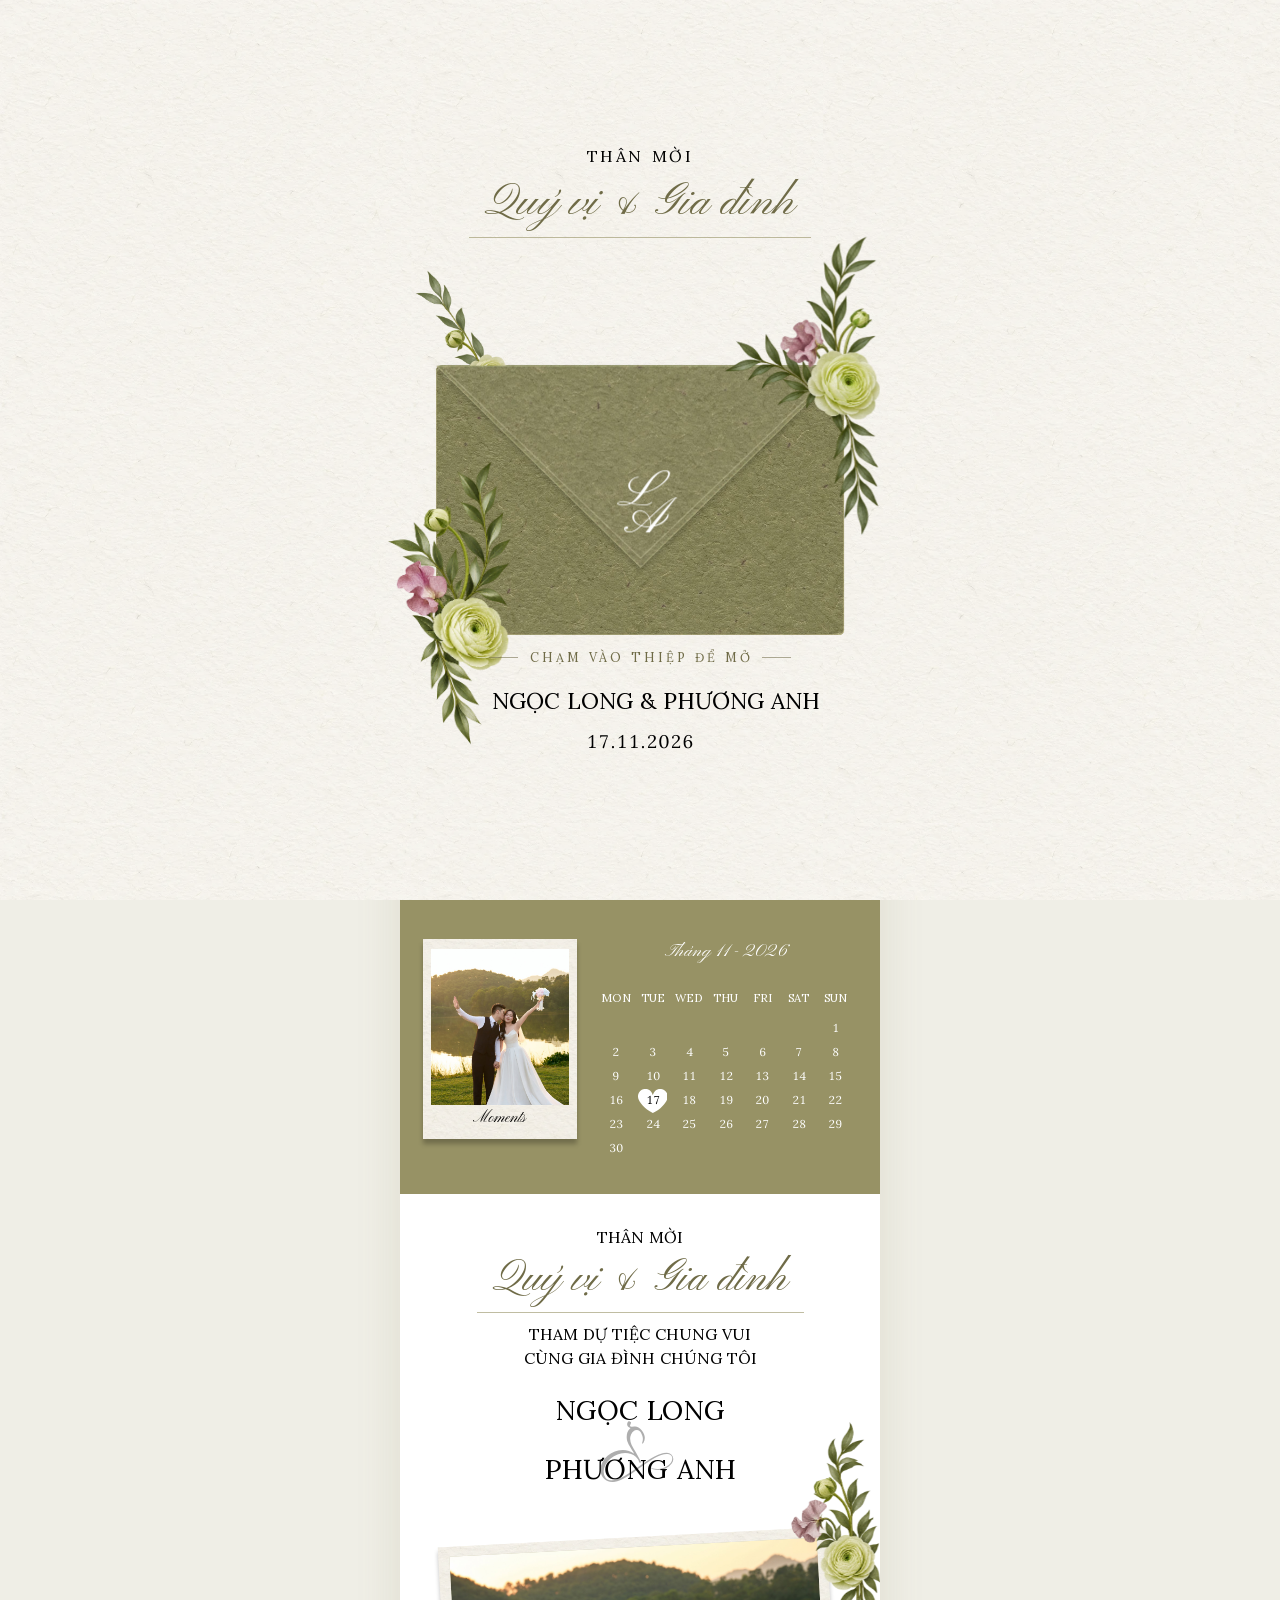
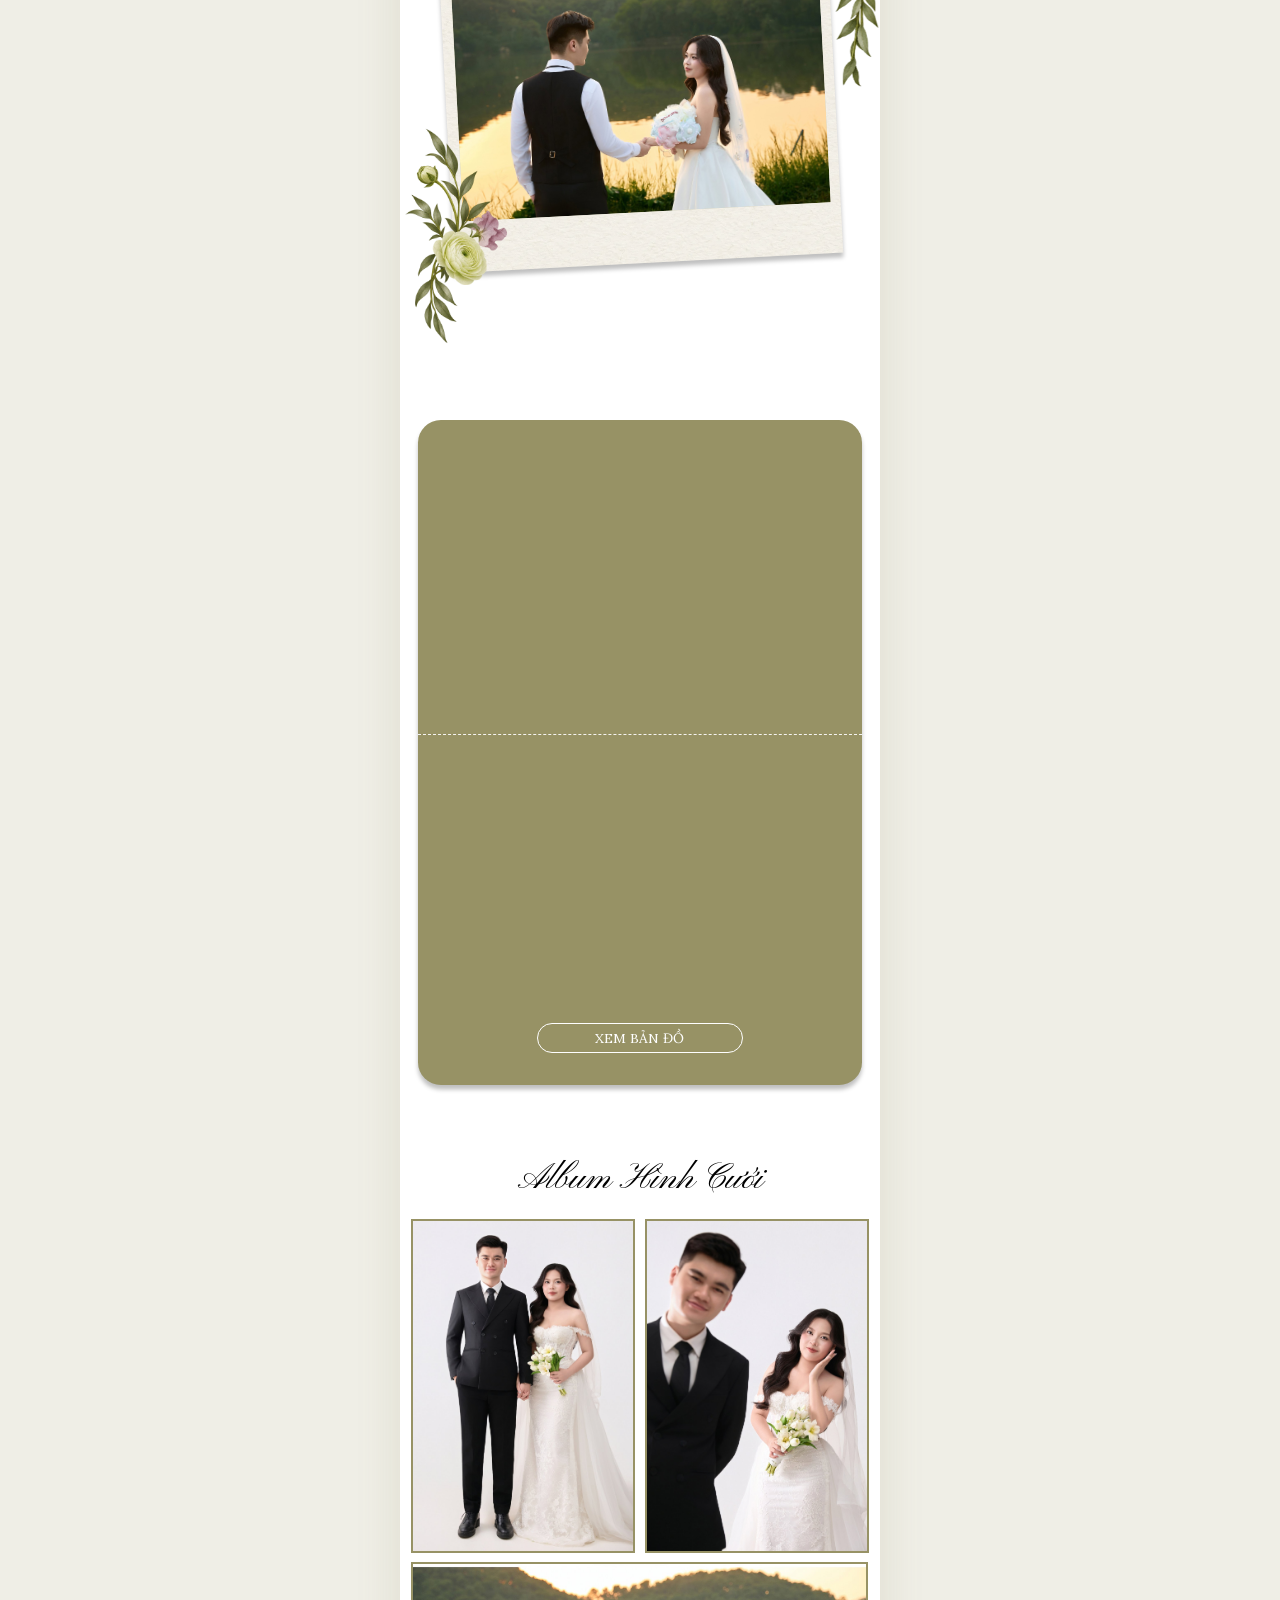
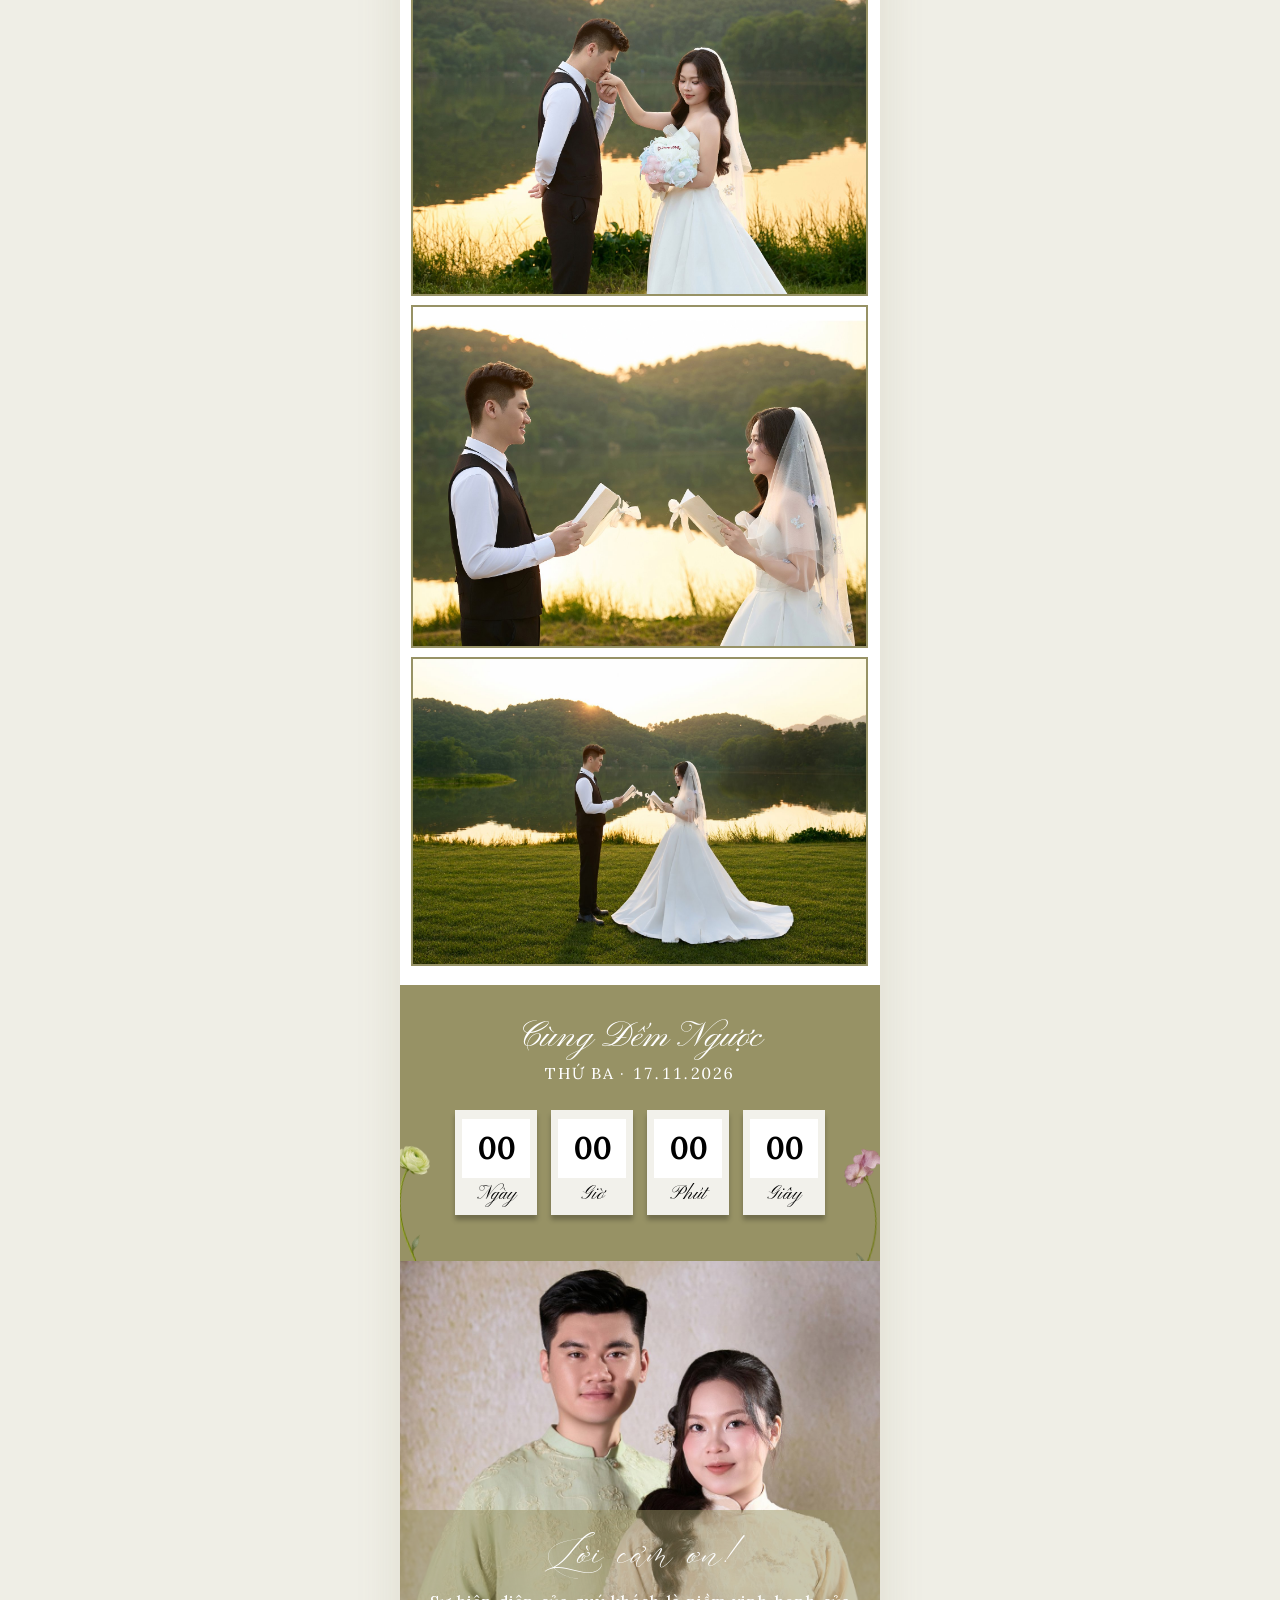
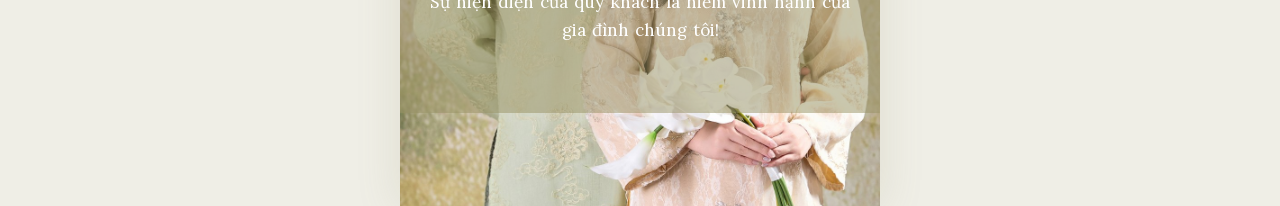
<file: index.html>
<!doctype html>
<html lang="vi">
<head>
  <meta charset="utf-8">
  <meta name="viewport" content="width=device-width, initial-scale=1, viewport-fit=cover">
  <title>Ngọc Long &amp; Phương Anh — Thiệp cưới</title>
  <meta name="description" content="Trân trọng kính mời bạn đến dự lễ cưới của Ngọc Long &amp; Phương Anh">
  <!-- Thẻ xem trước khi gửi link (Zalo, Messenger, Facebook). Trang quản trị viết lại các thẻ này mỗi lần lưu.
       functions/index.js đặt og:url đúng link khách nhận, thêm tên khách (?to=) vào tiêu đề, link ?nha=gai thì dùng giá trị data-gai. -->
  <meta property="og:type" content="website">
  <meta property="og:locale" content="vi_VN">
  <meta property="og:site_name" content="Thiệp cưới Ngọc Long &amp; Phương Anh">
  <meta property="og:url" content="https://longxphuonganh-wedding.site/">
  <meta property="og:title" content="Ngọc Long &amp; Phương Anh — Thiệp cưới" data-gai="Phương Anh &amp; Ngọc Long — Thiệp cưới">
  <meta property="og:description" content="Tiệc cưới 16:30 Thứ Ba 17.11.2026 · Nhà Văn Hóa Yên Phú" data-gai="Tiệc cưới 16:30 Thứ Hai 16.11.2026 · Nhà Văn Hóa Tân Trại">
  <meta property="og:image" content="https://longxphuonganh-wedding.site/images/og-mw0gqk8zm25l8.jpg" data-gai="https://longxphuonganh-wedding.site/images/og-mw0gqk8zm25l8.jpg">
  <meta property="og:image:type" content="image/jpeg">
  <meta property="og:image:width" content="1200">
  <meta property="og:image:height" content="630">
  <meta property="og:image:alt" content="Thiệp cưới Ngọc Long &amp; Phương Anh">
  <meta name="twitter:card" content="summary_large_image">
  <meta name="theme-color" content="#979265">
  <link rel="icon" href="data:image/svg+xml,%3Csvg xmlns=%27http://www.w3.org/2000/svg%27 viewBox=%270 0 24 24%27%3E%3Cpath fill=%27%23979265%27 d=%27M12 21.35l-1.45-1.32C5.4 15.36 2 12.28 2 8.5 2 5.42 4.42 3 7.5 3c1.74 0 3.41.81 4.5 2.09C13.09 3.81 14.76 3 16.5 3 19.58 3 22 5.42 22 8.5c0 3.78-3.4 6.86-8.55 11.54L12 21.35z%27/%3E%3C/svg%3E">
  <link rel="preload" href="o-liu/fonts/lora-vi.woff2" as="font" type="font/woff2" crossorigin>
  <link rel="preload" href="o-liu/fonts/pinyon-vi.woff2" as="font" type="font/woff2" crossorigin>
  <link rel="preload" href="o-liu/img/envelope-front.webp" as="image">
  <link rel="stylesheet" href="o-liu/oliu.css">
</head>
<body class="antialiased">
  <!-- Thiệp theo mẫu "Ô Liu": o-liu/oliu.js dựng toàn bộ trang từ content.js (sửa ở trang quản trị).
       Link: mặc định thiệp nhà trai · ?nha=gai thiệp nhà gái · ?nha=chung cả hai bên · ?to=Tên khách -->
  <canvas class="hearts" aria-hidden="true"></canvas>
  <div class="outer"><div id="app"></div></div>
  <audio id="bgm" loop preload="none"></audio>
  <noscript><p style="padding:24px;text-align:center;font-family:serif">Vui lòng bật JavaScript để xem thiệp cưới.</p></noscript>
  <script src="content.js"></script>
  <script src="js/music.js"></script>
  <script src="o-liu/oliu.js"></script>
</body>
</html>
</file>
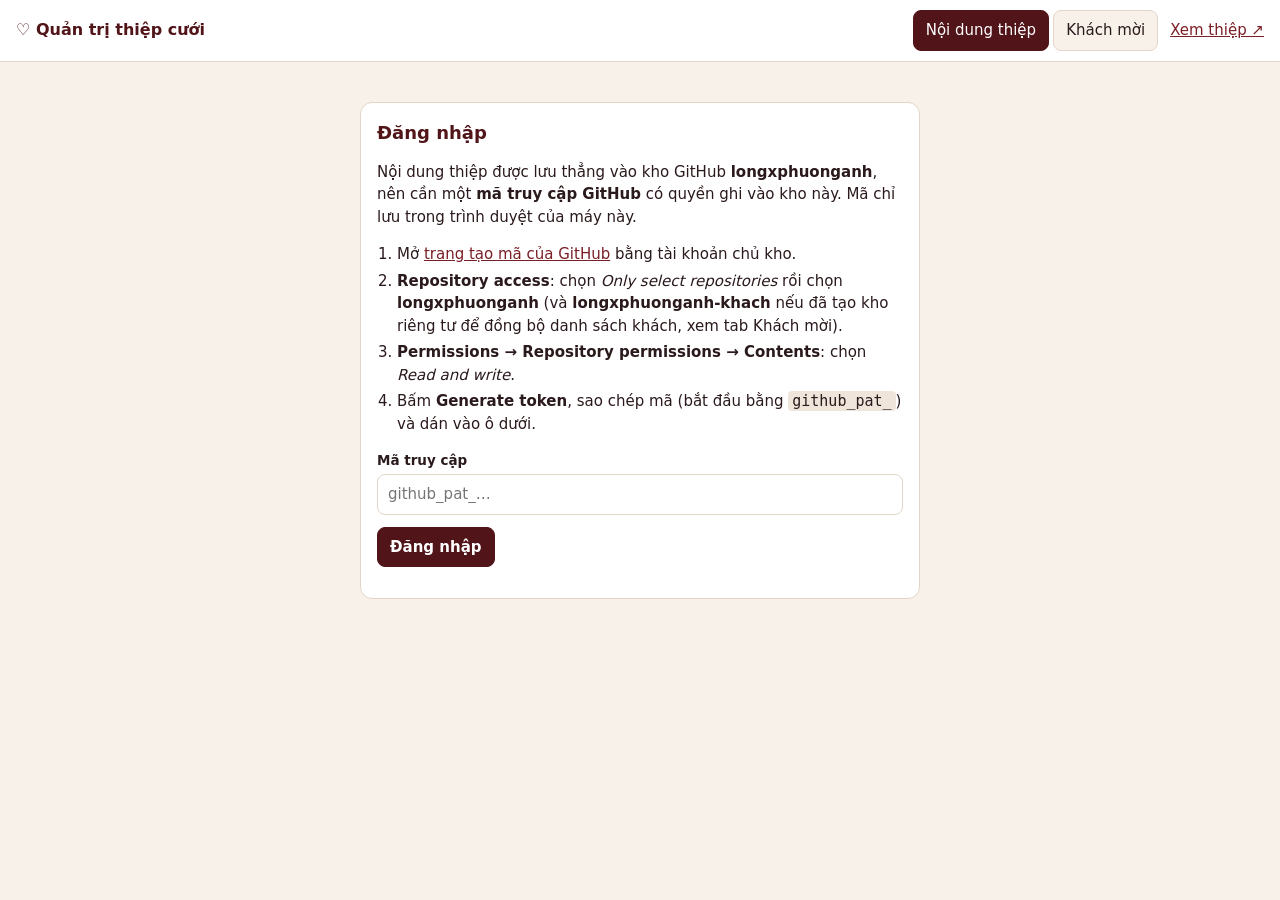
<file: admin/index.html>
<!doctype html>
<html lang="vi">
<head>
  <meta charset="utf-8">
  <meta name="viewport" content="width=device-width, initial-scale=1">
  <meta name="robots" content="noindex, nofollow">
  <title>Quản trị thiệp cưới</title>
  <link rel="icon" href="data:image/svg+xml,%3Csvg xmlns=%27http://www.w3.org/2000/svg%27 viewBox=%270 0 24 24%27%3E%3Cpath fill=%27%23511419%27 d=%27M12 21.35l-1.45-1.32C5.4 15.36 2 12.28 2 8.5 2 5.42 4.42 3 7.5 3c1.74 0 3.41.81 4.5 2.09C13.09 3.81 14.76 3 16.5 3 19.58 3 22 5.42 22 8.5c0 3.78-3.4 6.86-8.55 11.54L12 21.35z%27/%3E%3C/svg%3E">
  <link rel="stylesheet" href="admin.css">
</head>
<body>
  <header class="top">
    <h1>♡ Quản trị thiệp cưới</h1>
    <nav class="tabs" role="tablist">
      <button type="button" role="tab" data-tab="content" aria-selected="true">Nội dung thiệp</button>
      <button type="button" role="tab" data-tab="guests" aria-selected="false">Khách mời</button>
    </nav>
    <a id="site-link" target="_blank" rel="noopener">Xem thiệp ↗</a>
    <button type="button" id="logout" class="link" hidden>Đăng xuất</button>
  </header>

  <section class="tab" id="tab-content">
    <form id="login" class="card login" hidden>
      <h2>Đăng nhập</h2>
      <p>Nội dung thiệp được lưu thẳng vào kho GitHub <b>longxphuonganh</b>, nên cần một <b>mã truy cập GitHub</b> có quyền ghi vào kho này. Mã chỉ lưu trong trình duyệt của máy này.</p>
      <ol>
        <li>Mở <a href="https://github.com/settings/personal-access-tokens/new?name=Quan+tri+thiep+cuoi&amp;description=Sua+noi+dung+thiep+longxphuonganh&amp;target_name=huy-buidoanquang&amp;expires_in=90&amp;contents=write" target="_blank" rel="noopener">trang tạo mã của GitHub</a> bằng tài khoản chủ kho.</li>
        <li><b>Repository access</b>: chọn <i>Only select repositories</i> rồi chọn <b>longxphuonganh</b> (và <b>longxphuonganh-khach</b> nếu đã tạo kho riêng tư để đồng bộ danh sách khách, xem tab Khách mời).</li>
        <li><b>Permissions → Repository permissions → Contents</b>: chọn <i>Read and write</i>.</li>
        <li>Bấm <b>Generate token</b>, sao chép mã (bắt đầu bằng <code>github_pat_</code>) và dán vào ô dưới.</li>
      </ol>
      <label class="f"><span>Mã truy cập</span><input id="token" type="password" autocomplete="off" required placeholder="github_pat_…"></label>
      <button class="primary">Đăng nhập</button>
      <p class="err" id="login-err" role="alert"></p>
    </form>
    <p id="loading" class="note" hidden>Đang tải nội dung…</p>
    <div id="editor" class="editor" hidden>
      <form id="form" class="form" autocomplete="off"></form>
      <aside class="pv" aria-label="Xem trước thiệp">
        <div class="pv-bar">
          <b>Xem trước</b>
          <select id="pv-side" aria-label="Bản thiệp"><option value="trai">Nhà trai</option><option value="gai">Nhà gái</option></select>
          <button type="button" class="link" id="pv-close">Đóng</button>
        </div>
        <iframe id="pv-frame" title="Xem trước thiệp"></iframe>
      </aside>
    </div>
  </section>

  <section class="tab" id="tab-guests" hidden>
    <div class="card">
      <h2>Link chung</h2>
      <p class="note">Gửi vào nhóm chat, hoặc cho khách chưa có trong danh sách. Trên điện thoại, nút Zalo / Messenger mở bảng chia sẻ của máy; trên máy tính, lời mời được copy sẵn và Zalo / Messenger bản web mở ra để dán.</p>
      <div class="linkrow"><span>Nhà trai</span><input readonly id="link-trai" aria-label="Link nhà trai"><button type="button" data-send="zalo" data-of="link-trai">Zalo</button><button type="button" data-send="messenger" data-of="link-trai">Messenger</button><button type="button" data-copy="link-trai">Copy</button></div>
      <div class="linkrow"><span>Nhà gái</span><input readonly id="link-gai" aria-label="Link nhà gái"><button type="button" data-send="zalo" data-of="link-gai">Zalo</button><button type="button" data-send="messenger" data-of="link-gai">Messenger</button><button type="button" data-copy="link-gai">Copy</button></div>
    </div>

    <div class="card">
      <h2>Nhập danh sách khách</h2>
      <p class="note">Chọn file Excel (.xlsx) hoặc CSV, hoặc bôi đen các ô trong Excel / Google Sheets rồi dán vào ô bên dưới. Cột đầu là tên in trên thiệp (VD: <i>Anh Huy</i>, <i>Cô chú Tâm</i>). Có thêm cột <b>Bên</b> (Nhà trai / Nhà gái) và <b>Ghi chú</b> thì trang tự nhận.</p>
      <input type="file" id="g-file" accept=".xlsx,.xls,.csv,.txt" aria-label="File danh sách khách">
      <textarea id="g-paste" rows="4" placeholder="Hoặc dán danh sách vào đây, mỗi dòng một khách" aria-label="Dán danh sách khách"></textarea>
      <div class="row-inline">
        <label>Khách không ghi bên thì thuộc
          <select id="g-side"><option value="trai">Nhà trai</option><option value="gai">Nhà gái</option></select></label>
        <button type="button" class="primary" id="g-import">Thêm vào danh sách</button>
      </div>
      <p id="g-msg" class="note" role="status"></p>
    </div>

    <div class="card">
      <h2>Danh sách khách mời <small id="g-count"></small></h2>
      <form id="g-add" class="row-inline">
        <input name="gname" placeholder="Thêm một khách, VD: Anh Huy" maxlength="60" required aria-label="Tên khách">
        <select name="gside" aria-label="Bên"><option value="trai">Nhà trai</option><option value="gai">Nhà gái</option></select>
        <button>Thêm</button>
      </form>
      <div class="row-inline tools">
        <input type="search" id="g-q" placeholder="Tìm tên…" aria-label="Tìm khách">
        <select id="g-filter" aria-label="Lọc khách"><option value="">Tất cả</option><option value="trai">Nhà trai</option><option value="gai">Nhà gái</option><option value="todo">Chưa gửi</option></select>
        <button type="button" id="g-export">Tải file Excel (CSV)</button>
        <button type="button" class="danger" id="g-clear">Xoá tất cả</button>
      </div>
      <p id="g-sync" class="note" role="status"></p>
      <div id="g-setup" class="setup" hidden>
        <b>Đồng bộ danh sách giữa các máy</b> (làm một lần). Tên khách được lưu trong một kho GitHub riêng tư, chỉ tài khoản của bạn xem được:
        <ol>
          <li><a href="https://github.com/new?name=longxphuonganh-khach&amp;visibility=private&amp;description=Danh+s%C3%A1ch+kh%C3%A1ch+m%E1%BB%9Di+(ri%C3%AAng+t%C6%B0)" target="_blank" rel="noopener">Tạo kho mới</a> tên <b>longxphuonganh-khach</b>, chọn <b>Private</b>, bấm <i>Create repository</i>.</li>
          <li>Mở <a href="https://github.com/settings/personal-access-tokens" target="_blank" rel="noopener">danh sách mã truy cập</a>, bấm vào mã đang dùng → <i>Edit</i> → <b>Repository access</b>: chọn thêm <b>longxphuonganh-khach</b> → <i>Update</i>.</li>
        </ol>
        <button type="button" id="g-retry">Kiểm tra lại</button>
      </div>
      <div id="g-public" class="setup" hidden>
        Kho <b>longxphuonganh-khach</b> đang để công khai nên chưa đồng bộ (ai cũng xem được tên khách). Mở <a href="https://github.com/huy-buidoanquang/longxphuonganh-khach/settings" target="_blank" rel="noopener">cài đặt của kho</a> → <i>Danger Zone</i> → <i>Change visibility</i> → <b>Make private</b>.
        <button type="button" id="g-retry2">Kiểm tra lại</button>
      </div>
      <table class="gtable">
        <thead><tr><th>Khách</th><th>Bên</th><th>Link mời</th><th>Gửi lời mời</th><th></th></tr></thead>
        <tbody id="g-body"></tbody>
      </table>
    </div>
  </section>

  <div class="bar" id="bar" hidden>
    <span id="status" role="status"></span>
    <button type="button" class="ghost" id="pv-open">Xem trước</button>
    <button type="button" class="primary" id="publish" disabled>Lưu &amp; cập nhật thiệp</button>
  </div>
  <div class="toast" id="toast" role="status" hidden></div>
  <datalist id="banks"></datalist>
  <script src="admin.js"></script>
</body>
</html>
</file>
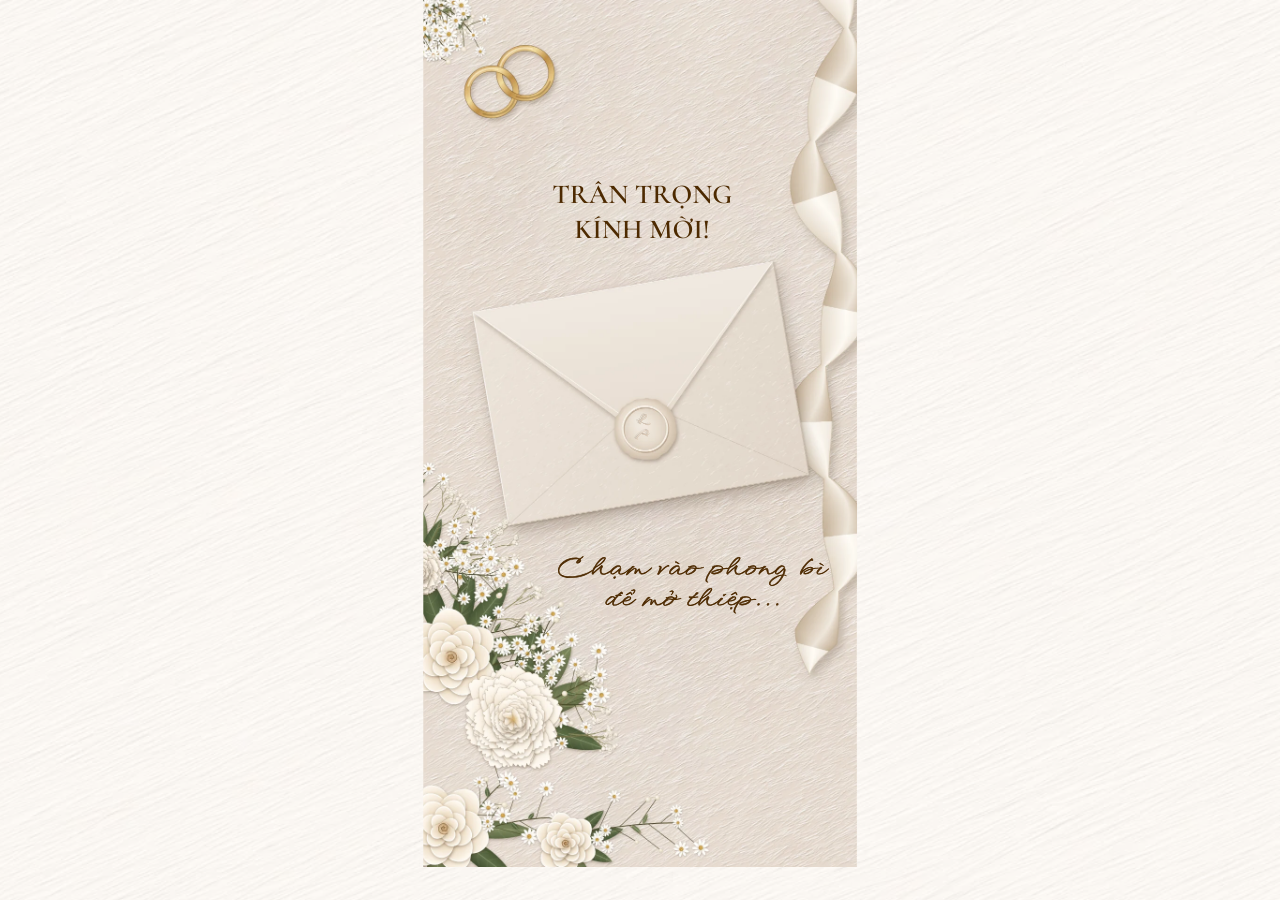
<file: ivory/index.html>
<!doctype html>
<html lang="vi">
<head>
  <meta charset="utf-8">
  <meta name="viewport" content="width=device-width, initial-scale=1">
  <title>Thiệp cưới</title>
  <meta name="description" content="Trân trọng kính mời bạn đến dự lễ cưới của chúng mình.">
  <link rel="icon" href="data:image/svg+xml,%3Csvg xmlns=%27http://www.w3.org/2000/svg%27 viewBox=%270 0 24 24%27%3E%3Cpath fill=%27%23b28a4d%27 d=%27M12 21.35l-1.45-1.32C5.4 15.36 2 12.28 2 8.5 2 5.42 4.42 3 7.5 3c1.74 0 3.41.81 4.5 2.09C13.09 3.81 14.76 3 16.5 3 19.58 3 22 5.42 22 8.5c0 3.78-3.4 6.86-8.55 11.54L12 21.35z%27/%3E%3C/svg%3E">
  <link rel="stylesheet" href="ivory.css">
</head>
<body data-page="p1">
  <main class="page" id="page"></main>
  <script src="../content.js"></script>
  <script src="design.js"></script>
  <script src="ivory.js"></script>
</body>
</html>
</file>
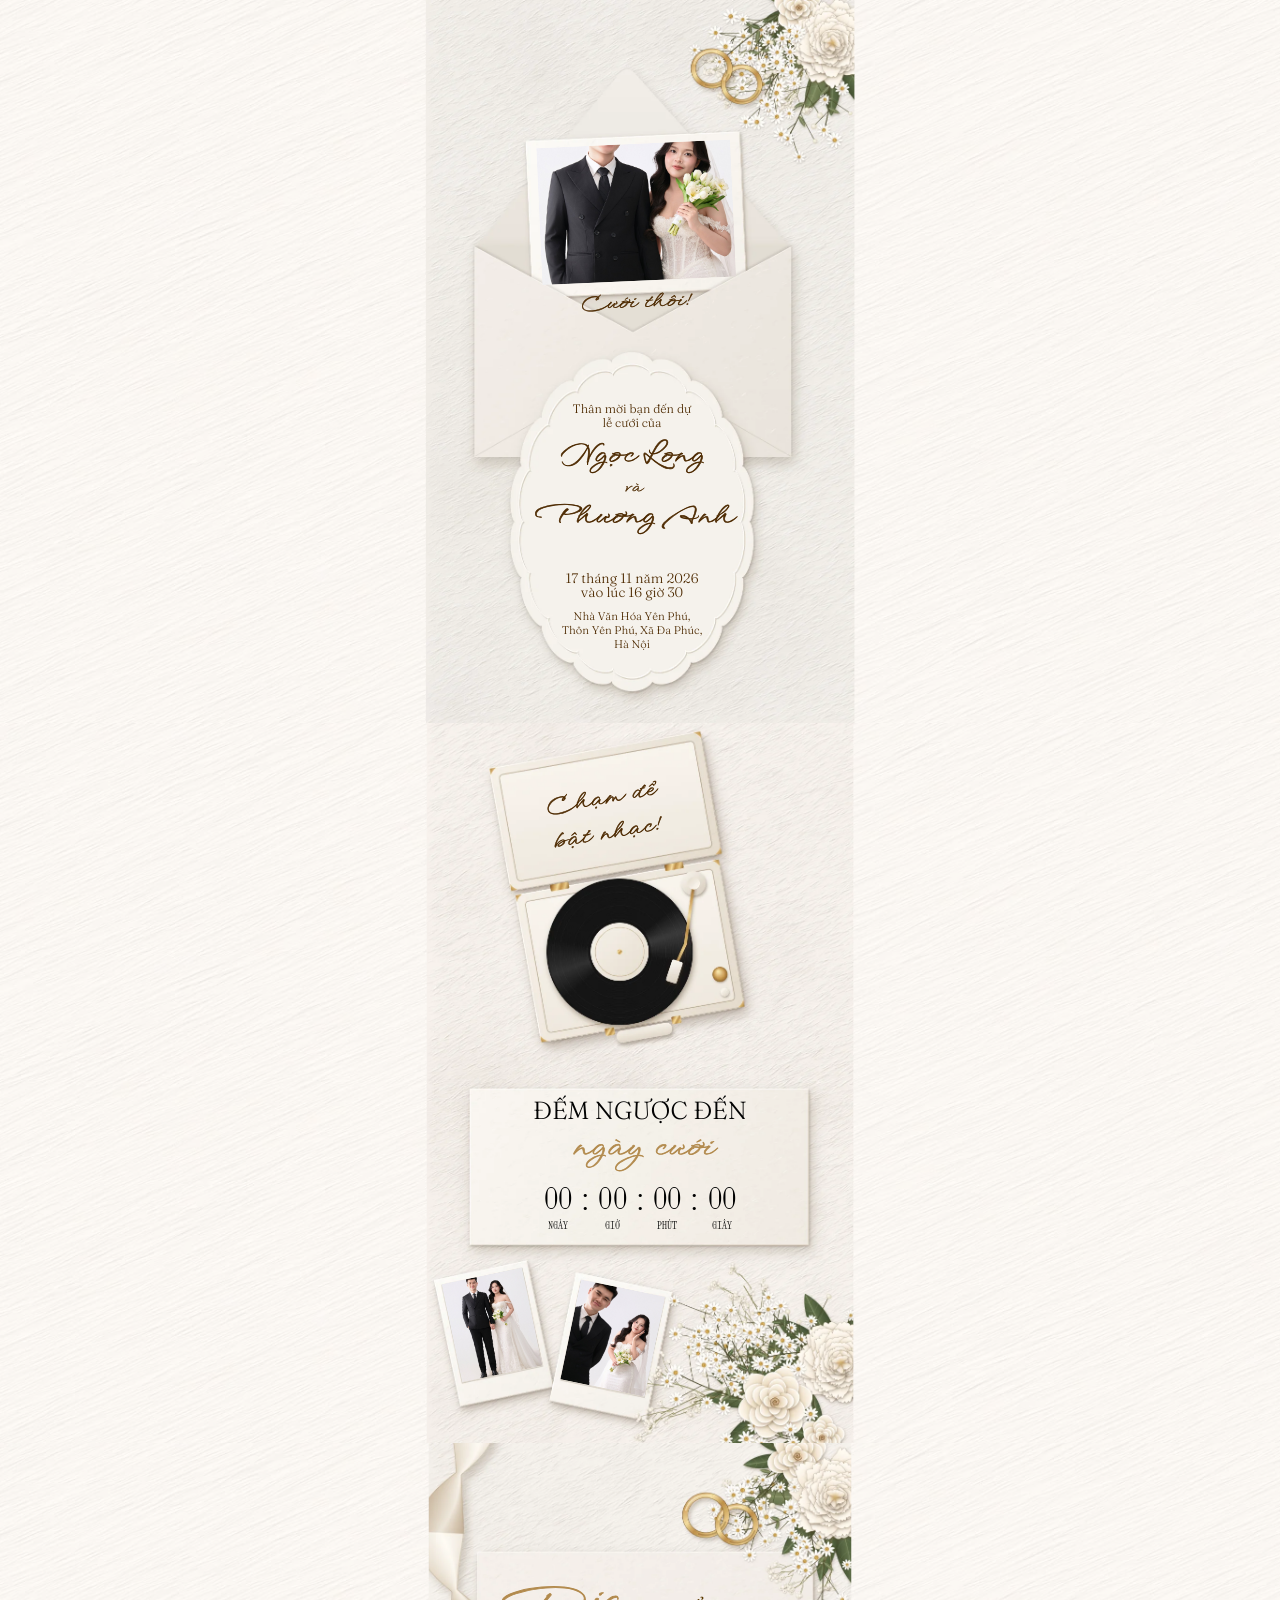
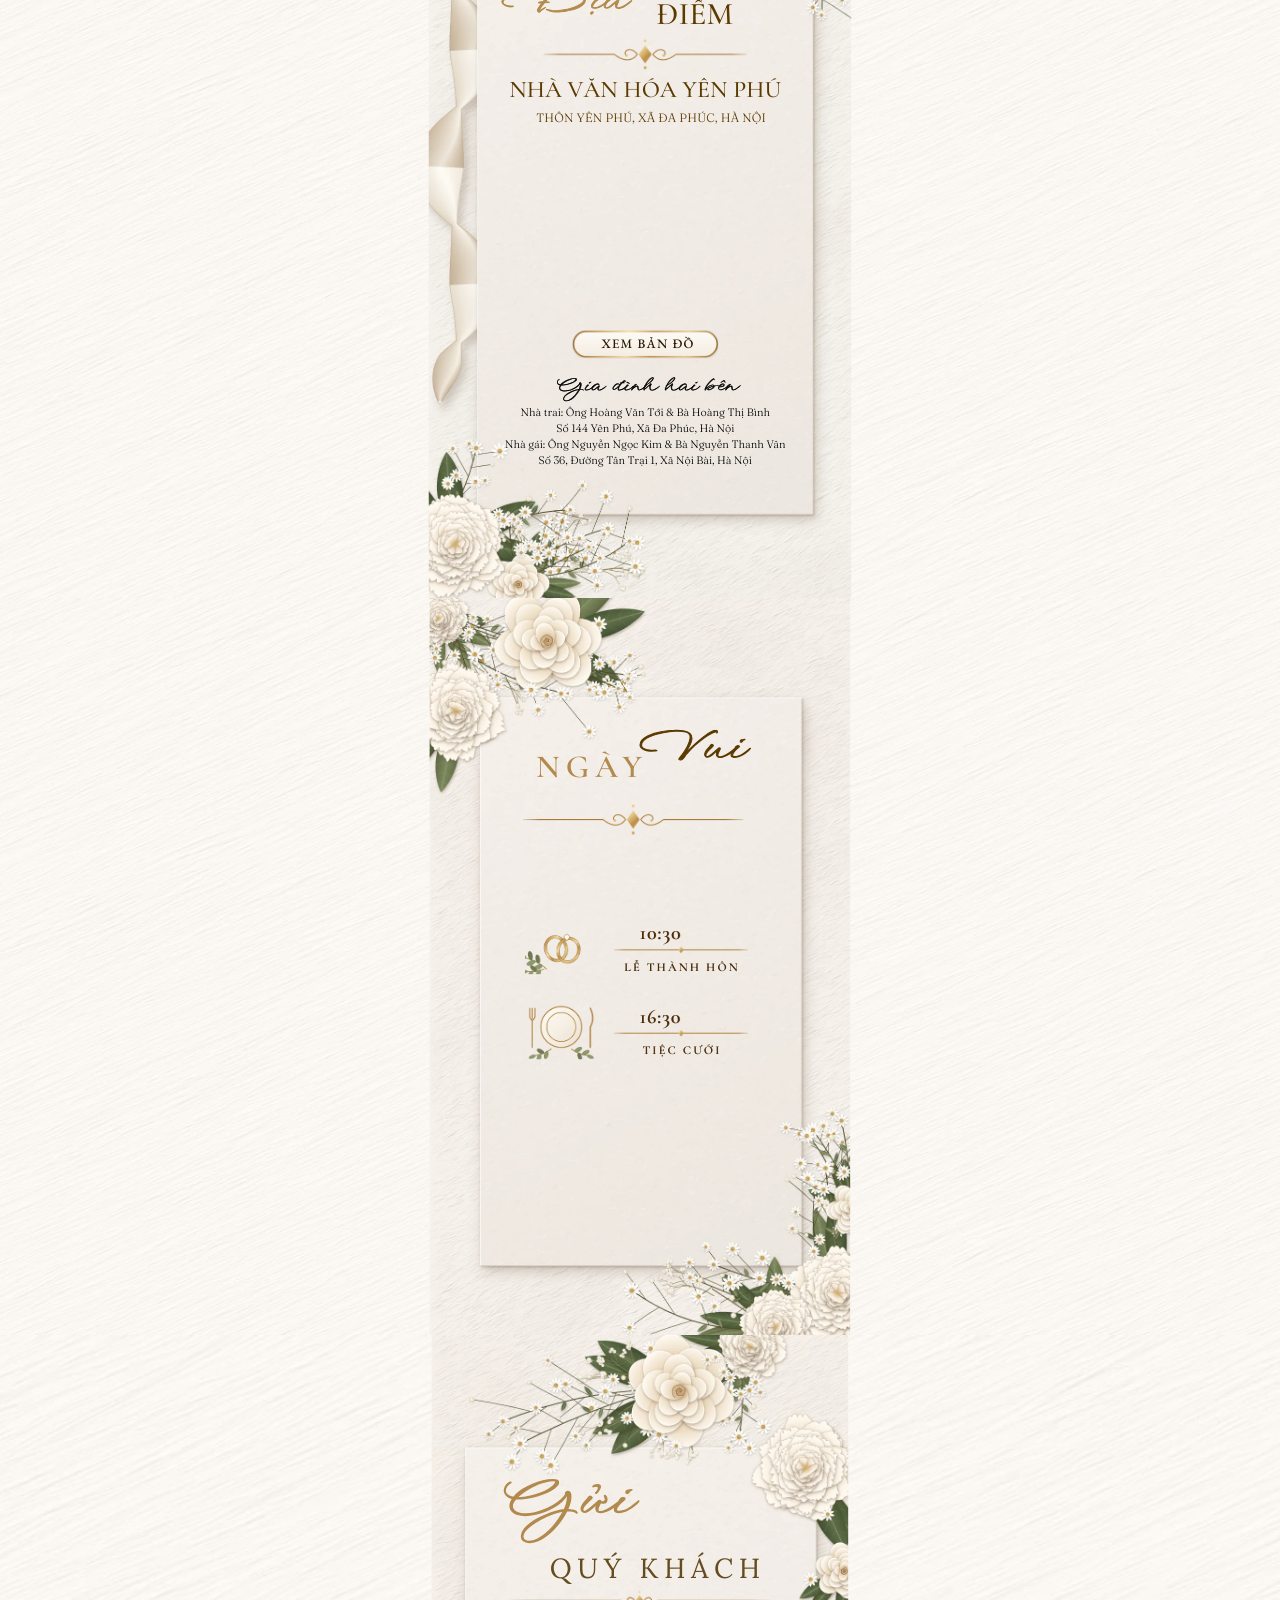
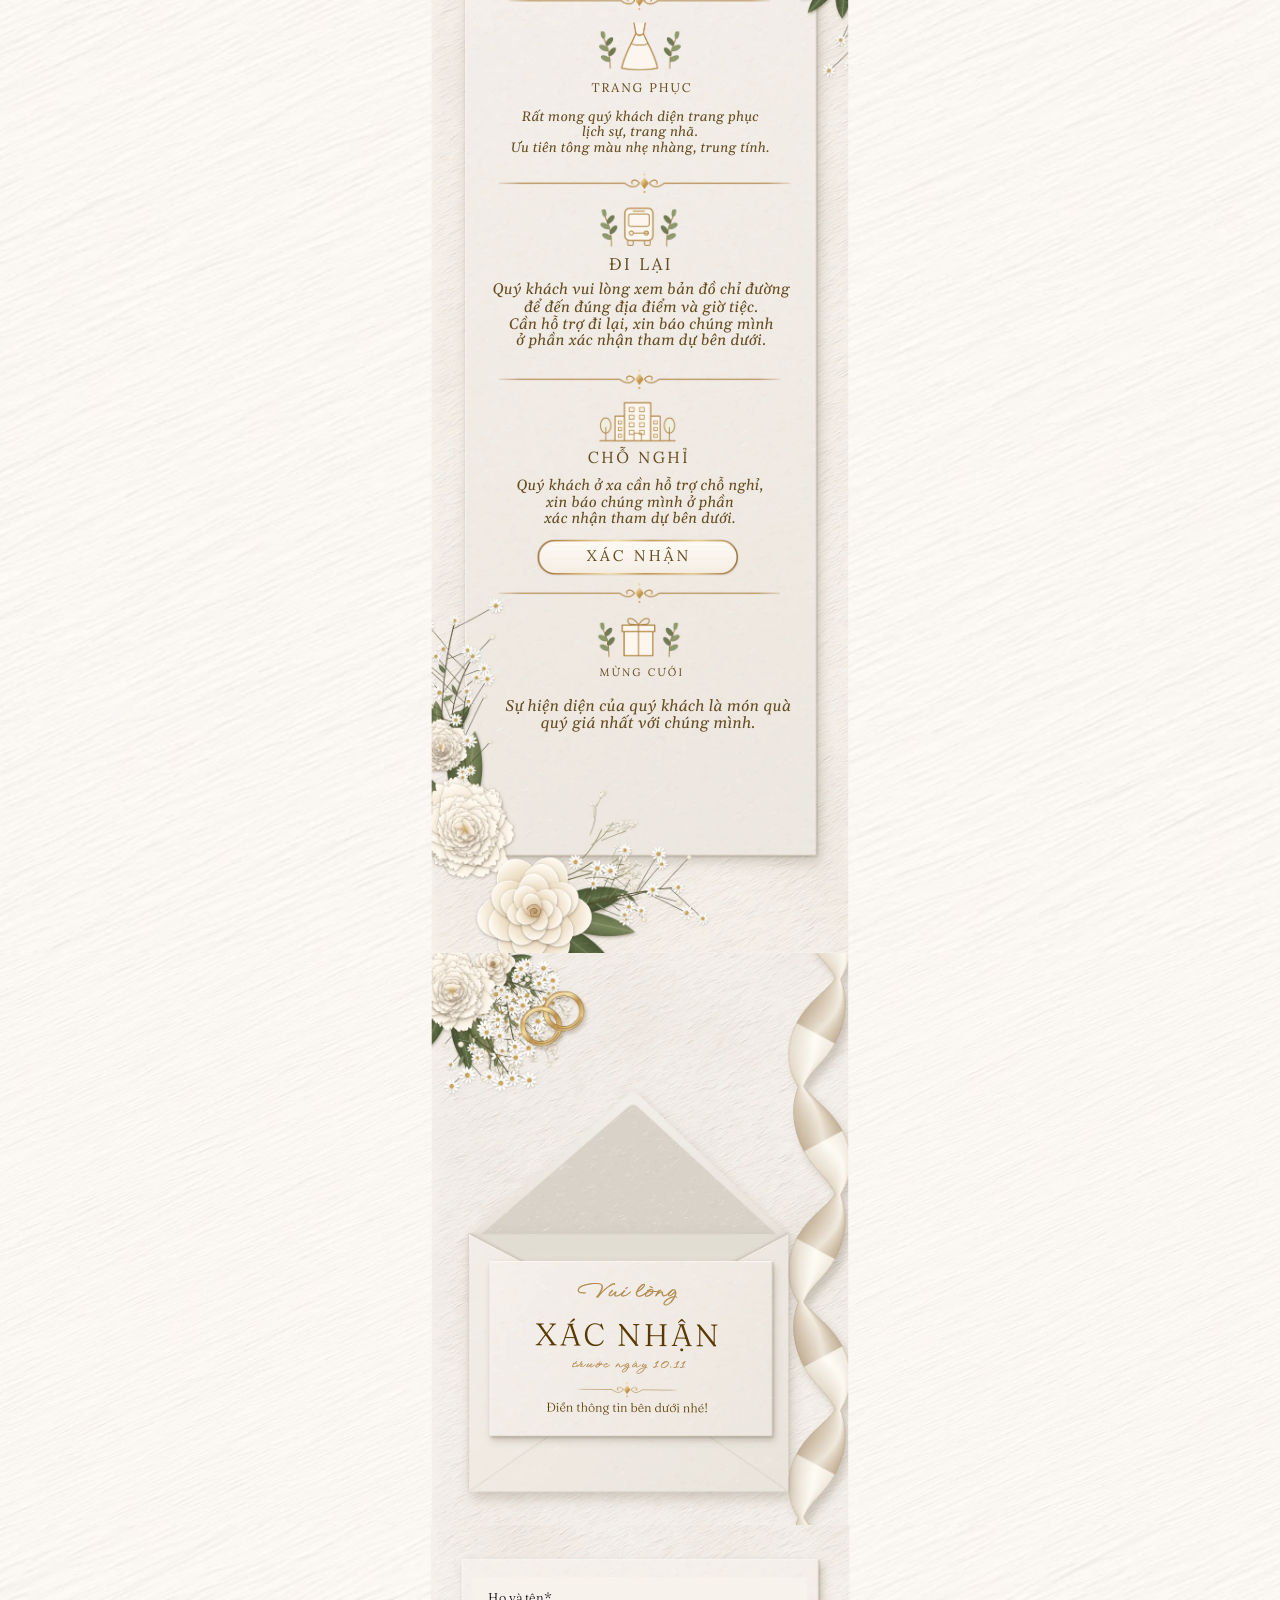
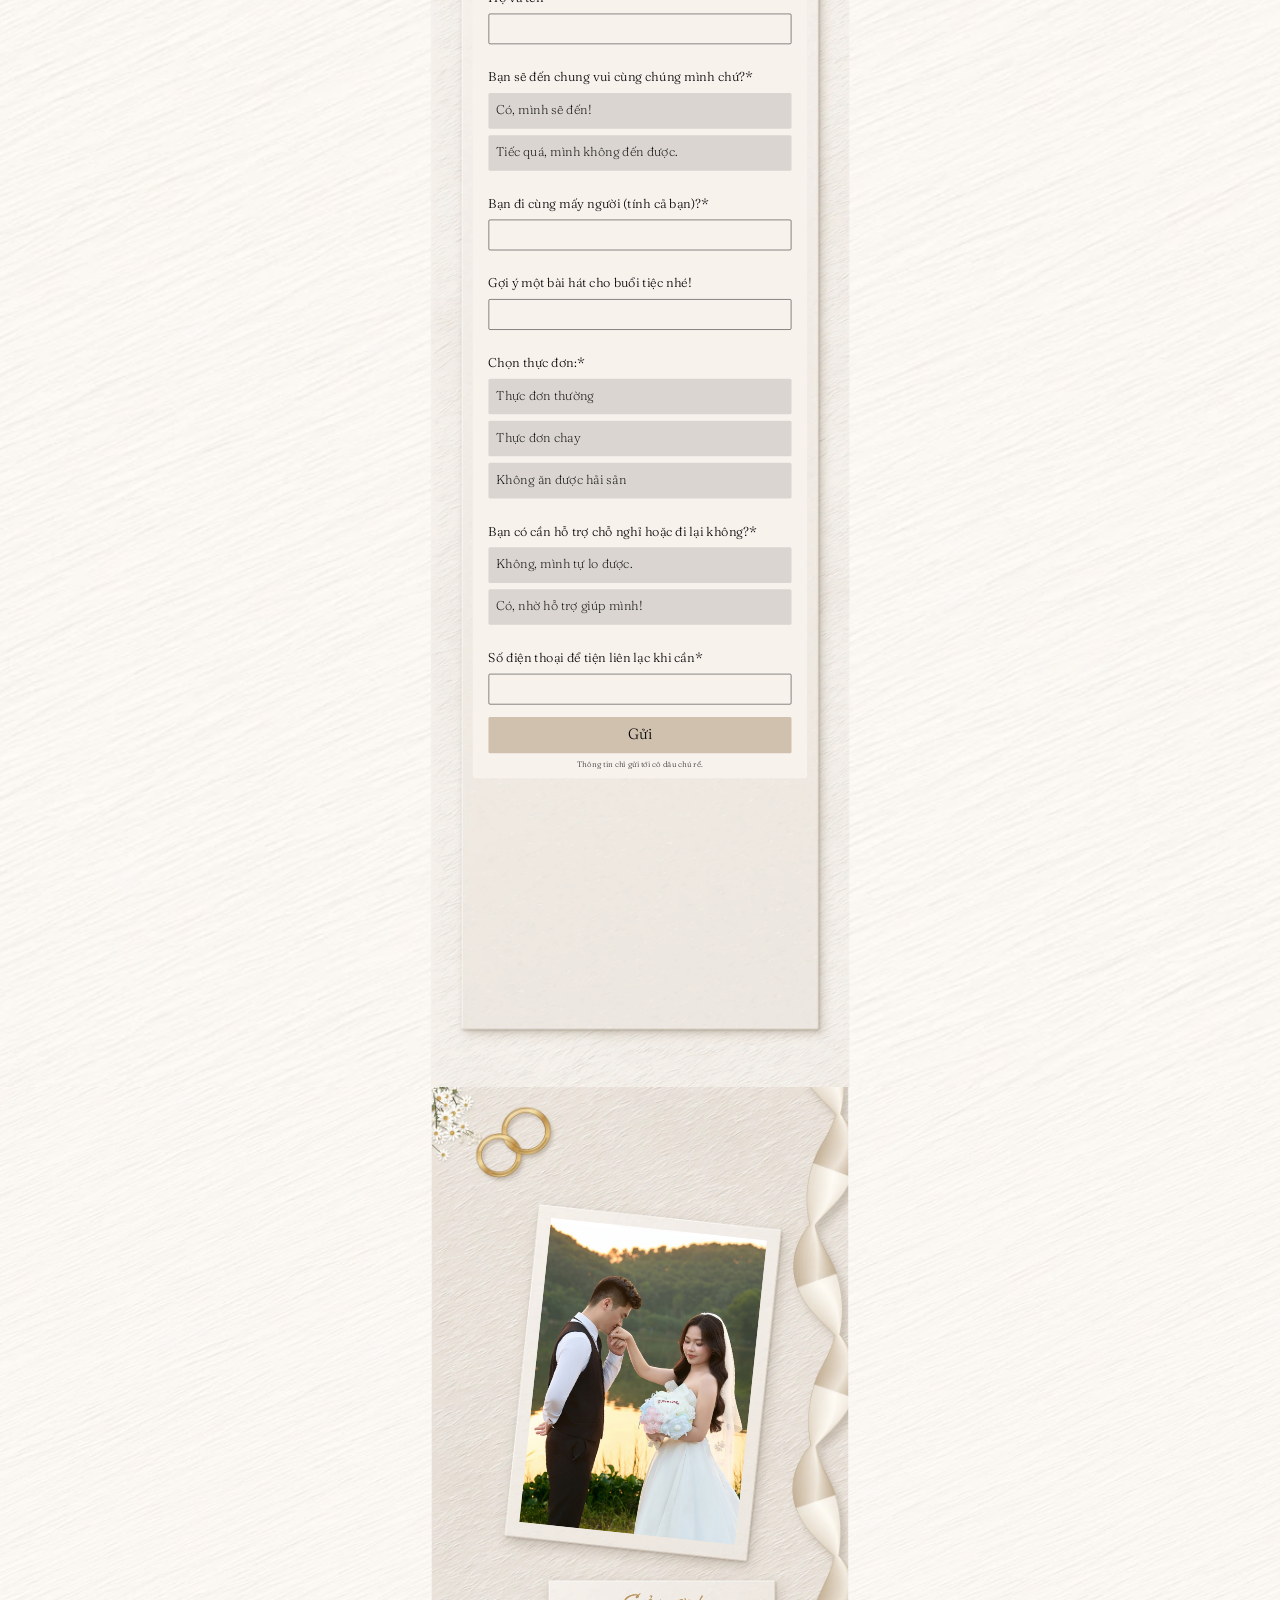
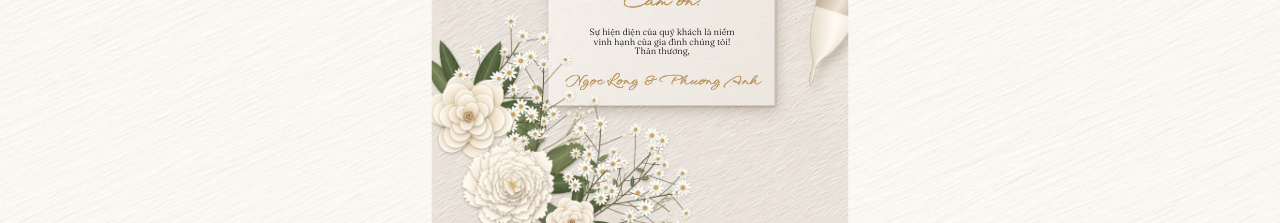
<file: ivory/page-2.html>
<!doctype html>
<html lang="vi">
<head>
  <meta charset="utf-8">
  <meta name="viewport" content="width=device-width, initial-scale=1">
  <title>Thiệp cưới</title>
  <meta name="description" content="Trân trọng kính mời bạn đến dự lễ cưới của chúng mình.">
  <link rel="icon" href="data:image/svg+xml,%3Csvg xmlns=%27http://www.w3.org/2000/svg%27 viewBox=%270 0 24 24%27%3E%3Cpath fill=%27%23b28a4d%27 d=%27M12 21.35l-1.45-1.32C5.4 15.36 2 12.28 2 8.5 2 5.42 4.42 3 7.5 3c1.74 0 3.41.81 4.5 2.09C13.09 3.81 14.76 3 16.5 3 19.58 3 22 5.42 22 8.5c0 3.78-3.4 6.86-8.55 11.54L12 21.35z%27/%3E%3C/svg%3E">
  <link rel="stylesheet" href="ivory.css">
</head>
<body data-page="p2">
  <main class="page" id="page"></main>
  <script src="../content.js"></script>
  <script src="design.js"></script>
  <script src="ivory.js"></script>
</body>
</html>
</file>
<file: o-liu/oliu.css>
/* Thiệp cưới theo mẫu "Ô Liu" (motdoi.com.vn). Mọi kích thước tính theo --u = (bề ngang trang, tối đa 480px) / 420,
   nên trên mọi màn hình bố cục giống hệt mẫu. Ảnh trang trí và phông: o-liu/img, o-liu/fonts (đã được phép dùng). */
@font-face { font-family: 'Lora'; font-style: normal; font-weight: 400; font-display: swap; src: url(fonts/lora-vi.woff2) format('woff2'); unicode-range: U+0102-0103,U+0110-0111,U+0128-0129,U+0168-0169,U+01A0-01A1,U+01AF-01B0,U+0300-0301,U+0303-0304,U+0308-0309,U+0323,U+0329,U+1EA0-1EF9,U+20AB; }
@font-face { font-family: 'Lora'; font-style: normal; font-weight: 400; font-display: swap; src: url(fonts/lora-ext.woff2) format('woff2'); unicode-range: U+0100-02BA,U+02BD-02C5,U+02C7-02CC,U+02CE-02D7,U+02DD-02FF,U+0304,U+0308,U+0329,U+1D00-1DBF,U+1E00-1E9F,U+1EF2-1EFF,U+2020,U+20A0-20AB,U+20AD-20C4,U+2113,U+2C60-2C7F,U+A720-A7FF; }
@font-face { font-family: 'Lora'; font-style: normal; font-weight: 400; font-display: swap; src: url(fonts/lora-latin.woff2) format('woff2'); unicode-range: U+0000-00FF,U+0131,U+0152-0153,U+02BB-02BC,U+02C6,U+02DA,U+02DC,U+0304,U+0308,U+0329,U+2000-206F,U+20AC,U+2122,U+2191,U+2193,U+2212,U+2215,U+FEFF,U+FFFD; }
@font-face { font-family: 'Pinyon Script'; font-style: normal; font-weight: 400; font-display: swap; src: url(fonts/pinyon-vi.woff2) format('woff2'); unicode-range: U+0102-0103,U+0110-0111,U+0128-0129,U+0168-0169,U+01A0-01A1,U+01AF-01B0,U+0300-0301,U+0303-0304,U+0308-0309,U+0323,U+0329,U+1EA0-1EF9,U+20AB; }
@font-face { font-family: 'Pinyon Script'; font-style: normal; font-weight: 400; font-display: swap; src: url(fonts/pinyon-ext.woff2) format('woff2'); unicode-range: U+0100-02BA,U+02BD-02C5,U+02C7-02CC,U+02CE-02D7,U+02DD-02FF,U+0304,U+0308,U+0329,U+1D00-1DBF,U+1E00-1E9F,U+1EF2-1EFF,U+2020,U+20A0-20AB,U+20AD-20C4,U+2113,U+2C60-2C7F,U+A720-A7FF; }
@font-face { font-family: 'Pinyon Script'; font-style: normal; font-weight: 400; font-display: swap; src: url(fonts/pinyon-latin.woff2) format('woff2'); unicode-range: U+0000-00FF,U+0131,U+0152-0153,U+02BB-02BC,U+02C6,U+02DA,U+02DC,U+0304,U+0308,U+0329,U+2000-206F,U+20AC,U+2122,U+2191,U+2193,U+2212,U+2215,U+FEFF,U+FFFD; }
@font-face { font-family: 'Tinos'; font-style: normal; font-weight: 400; font-display: swap; src: url(fonts/tinos-vi.woff2) format('woff2'); unicode-range: U+0102-0103,U+0110-0111,U+0128-0129,U+0168-0169,U+01A0-01A1,U+01AF-01B0,U+0300-0301,U+0303-0304,U+0308-0309,U+0323,U+0329,U+1EA0-1EF9,U+20AB; }
@font-face { font-family: 'Tinos'; font-style: normal; font-weight: 400; font-display: swap; src: url(fonts/tinos-ext.woff2) format('woff2'); unicode-range: U+0100-02BA,U+02BD-02C5,U+02C7-02CC,U+02CE-02D7,U+02DD-02FF,U+0304,U+0308,U+0329,U+1D00-1DBF,U+1E00-1E9F,U+1EF2-1EFF,U+2020,U+20A0-20AB,U+20AD-20C4,U+2113,U+2C60-2C7F,U+A720-A7FF; }
@font-face { font-family: 'Tinos'; font-style: normal; font-weight: 400; font-display: swap; src: url(fonts/tinos-latin.woff2) format('woff2'); unicode-range: U+0000-00FF,U+0131,U+0152-0153,U+02BB-02BC,U+02C6,U+02DA,U+02DC,U+0304,U+0308,U+0329,U+2000-206F,U+20AC,U+2122,U+2191,U+2193,U+2212,U+2215,U+FEFF,U+FFFD; }
@font-face { font-family: 'Inter'; font-style: normal; font-weight: 100 900; font-display: swap; src: url(fonts/inter-vi.woff2) format('woff2'); unicode-range: U+0102-0103,U+0110-0111,U+0128-0129,U+0168-0169,U+01A0-01A1,U+01AF-01B0,U+0300-0301,U+0303-0304,U+0308-0309,U+0323,U+0329,U+1EA0-1EF9,U+20AB; }
@font-face { font-family: 'Inter'; font-style: normal; font-weight: 100 900; font-display: swap; src: url(fonts/inter-ext.woff2) format('woff2'); unicode-range: U+0100-02BA,U+02BD-02C5,U+02C7-02CC,U+02CE-02D7,U+02DD-02FF,U+0304,U+0308,U+0329,U+1D00-1DBF,U+1E00-1E9F,U+1EF2-1EFF,U+2020,U+20A0-20AB,U+20AD-20C4,U+2113,U+2C60-2C7F,U+A720-A7FF; }
@font-face { font-family: 'Inter'; font-style: normal; font-weight: 100 900; font-display: swap; src: url(fonts/inter-latin.woff2) format('woff2'); unicode-range: U+0000-00FF,U+0131,U+0152-0153,U+02BB-02BC,U+02C6,U+02DA,U+02DC,U+0304,U+0308,U+0329,U+2000-206F,U+20AC,U+2122,U+2191,U+2193,U+2212,U+2215,U+FEFF,U+FFFD; }
@font-face { font-family: 'Begatri'; font-display: swap; src: url(fonts/begatri.otf) format('opentype'); }
/* ---------- Nền trang (giống trang mẫu: reset của Tailwind + phông Inter, tắt chữ ghép, số đều nét) ---------- */
*, :before, :after { box-sizing: border-box; border: 0 solid hsl(0 0% 92%); }
* { outline-color: hsl(347 85% 45% / .5); }
html { -webkit-text-size-adjust: 100%; tab-size: 4; -webkit-tap-highlight-color: transparent; font-family: ui-sans-serif, system-ui, sans-serif, 'Apple Color Emoji', 'Segoe UI Emoji', 'Segoe UI Symbol', 'Noto Color Emoji'; line-height: 1.5; scroll-behavior: smooth; overflow-x: hidden; }
body { margin: 0; line-height: inherit; font-family: 'Inter', sans-serif; background-color: hsl(0 0% 99%); color: hsl(8 15% 20%); font-feature-settings: "liga" 0, "calt" 0, "onum" 0; font-variant-ligatures: no-common-ligatures no-contextual; font-variant-numeric: lining-nums tabular-nums; overflow-x: hidden; -webkit-font-smoothing: antialiased; -moz-osx-font-smoothing: grayscale; }
h1, h2, h3, h4, h5, h6 { font-size: inherit; font-weight: inherit; }
a { color: inherit; text-decoration: inherit; }
b, strong { font-weight: bolder; }
small { font-size: 80%; }
button, input, textarea { font-feature-settings: inherit; font-variation-settings: inherit; font-family: inherit; font-size: 100%; font-weight: inherit; line-height: inherit; letter-spacing: inherit; color: inherit; margin: 0; padding: 0; }
button { text-transform: none; -webkit-appearance: button; background-color: transparent; background-image: none; }
h1, h2, h3, h4, h5, h6, p, figure { margin: 0; }
fieldset { margin: 0; padding: 0; }
legend { padding: 0; }
dialog { padding: 0; }
textarea { resize: vertical; }
input::placeholder, textarea::placeholder { opacity: 1; color: #9ca3af; }
button, [role=button] { cursor: pointer; }
:disabled { cursor: default; }
img, svg, video, canvas, audio, iframe { vertical-align: middle; display: block; }
img, video { max-width: 100%; height: auto; }
[hidden]:where(:not([hidden=until-found])) { display: none; }
.sr-only { clip: rect(0, 0, 0, 0); white-space: nowrap; border-width: 0; width: 1px; height: 1px; margin: -1px; padding: 0; position: absolute; overflow: hidden; }
.outer { min-height: 100vh; background-color: hsl(0 0% 99%); overflow-x: hidden; }

/* ---------- Bố cục, màu, hiệu ứng của mẫu ---------- */
.shell,.welcome {
  --canvas:min(100vw,480px);
  --u:calc(var(--canvas)/420);
  --olive:#979265;
  --olive-rgb:151 146 101;
  --olive-deep:#6f6b47;
  --paper:#f2f1eb;
  --text:#000;
  --plum:#6b2238;
  --paper-texture-size:calc(360*var(--u));
  --envelope-x:calc(21.5*var(--u));
  --envelope-y:calc(196.5*var(--u));
  --envelope-width:calc(377*var(--u));
  --envelope-hinge:43.4783%;
  --card-shadow:0 calc(4*var(--u)) calc(4*var(--u)) #00000040;
  --f-lora:'Lora',Georgia,serif;
  --f-pinyon:'Pinyon Script',"Snell Roundhand",cursive;
  --f-tinos:'Tinos',"Times New Roman",serif;
  --f-begatri:'Begatri','Pinyon Script',cursive;
  --ol-paper-texture:url(/o-liu/img/paper.webp);
  --ol-envelope-front:url(/o-liu/img/envelope-front.webp);
  --ol-envelope-flap:url(/o-liu/img/envelope-flap.webp);
}
.shell {
  width:100%;
  color:var(--text);
  background:#efeee6;
  justify-content:center;
  display:flex;
  overflow:hidden;
}
.shell *,.shell :before,.shell :after,.welcome *,.welcome :before,.welcome :after {
  box-sizing:border-box;
}
.shell button,.shell input,.shell select,.shell textarea {
  font:inherit;
  color:inherit;
}
.page {
  width:var(--canvas);
  background-color:#f8f6ef;
  background-image:linear-gradient(#ffffff6b,#ffffff6b),var(--ol-paper-texture);
  background-size:auto,var(--paper-texture-size);
  max-width:100%;
  font-family:var(--f-lora);
  box-shadow:0 0 40px rgb(var(--olive-rgb)/.18);
  flex:none;
  line-height:1.5;
  position:relative;
  overflow:hidden;
}
.section {
  width:100%;
  position:relative;
}
.abs {
  position:absolute;
}
.decor {
  pointer-events:none;
  -webkit-user-select:none;
  user-select:none;
  max-width:none;
  display:block;
  position:absolute;
}
.nowrap {
  white-space:nowrap;
}
.photo {
  object-fit:cover;
  width:100%;
  height:100%;
  display:block;
}
.reveal:not(.reveal-in) {
  visibility:hidden;
}
.reveal-in {
  animation-fill-mode:both;
}
.fx-zoomIn {
  animation-name:ol-zoom-in;
}
.fx-fadeIn {
  animation-name:ol-fade-in;
}
.fx-fadeInUp {
  animation-name:ol-fade-in-up;
}
.fx-fadeInLeft {
  animation-name:ol-fade-in-left;
}
.fx-fadeInRight {
  animation-name:ol-fade-in-right;
}
.fx-slideInLeft {
  animation-name:ol-slide-in-left;
}
.fx-slideInRight {
  animation-name:ol-slide-in-right;
}
.fx-slideInUp {
  animation-name:ol-slide-in-up;
}
@keyframes ol-zoom-in {
  0% {
    opacity:0;
    transform:scale3d(.3,.3,.3);
  }
  50% {
    opacity:1;
  };
}
@keyframes ol-fade-in {
  0% {
    opacity:0;
  }
  to {
    opacity:1;
  };
}
@keyframes ol-fade-in-up {
  0% {
    opacity:0;
    transform:translateY(100%);
  }
  to {
    opacity:1;
    transform:translate(0,0);
  };
}
@keyframes ol-fade-in-left {
  0% {
    opacity:0;
    transform:translate(-100%);
  }
  to {
    opacity:1;
    transform:translate(0,0);
  };
}
@keyframes ol-fade-in-right {
  0% {
    opacity:0;
    transform:translate(100%);
  }
  to {
    opacity:1;
    transform:translate(0,0);
  };
}
@keyframes ol-slide-in-left {
  0% {
    visibility:visible;
    transform:translate(-100%);
  }
  to {
    transform:translate(0,0);
  };
}
@keyframes ol-slide-in-right {
  0% {
    visibility:visible;
    transform:translate(100%);
  }
  to {
    transform:translate(0,0);
  };
}
@keyframes ol-slide-in-up {
  0% {
    visibility:visible;
    transform:translateY(100%);
  }
  to {
    transform:translate(0,0);
  };
}
.pulse {
  animation:3s ease-in-out infinite ol-pulse;
}
.pulse-fast {
  animation:1s ease-in-out infinite ol-pulse;
}
@keyframes ol-pulse {
  0% {
    transform:scale(1);
  }
  50% {
    transform:scale3d(1.05,1.05,1.05);
  }
  to {
    transform:scale(1);
  };
}
@media (prefers-reduced-motion:reduce) {
  .reveal-in,.pulse,.pulse-fast {
    animation:none!important;
  };
}
.script-title {
  color:#000;
  font-family:var(--f-pinyon);
  font-size:calc(32*var(--u));
  text-align:center;
  margin:0;
  font-weight:400;
  line-height:1.5;
}
.section-lead {
  margin:calc(4*var(--u)) auto 0;
  width:calc(372*var(--u));
  color:#000;
  font-family:var(--f-tinos);
  font-size:calc(12*var(--u));
  text-align:center;
  text-transform:uppercase;
  line-height:1.5;
}
.welcome {
  z-index:60;
  background-color:#f8f6ef;
  background-image:linear-gradient(#ffffff6b,#ffffff6b),var(--ol-paper-texture);
  background-size:auto,var(--paper-texture-size);
  color:#000;
  font-family:var(--f-lora);
  justify-content:center;
  line-height:1.5;
  display:flex;
  position:fixed;
  inset:0;
  overflow:hidden;
}
.welcome-leaving {
  animation:.6s .95s forwards ol-welcome-out;
}
@keyframes ol-welcome-out {
  to {
    opacity:0;
    visibility:hidden;
  };
}
.welcome-stage {
  --welcome-lift:calc(80*var(--u));
  --welcome-top:calc(112*var(--u));
  --welcome-height:calc(535*var(--u));
  --welcome-shift:max(calc(28*var(--u) - var(--welcome-top)),calc((100vh - var(--welcome-height))/2 - var(--welcome-top)));
  width:var(--canvas);
  cursor:pointer;
  -webkit-tap-highlight-color:transparent;
  outline:none;
  flex:none;
  height:100%;
  position:relative;
}
@supports (height:1svh) {
  .welcome-stage {
    --welcome-shift:max(calc(28*var(--u) - var(--welcome-top)),calc((100svh - var(--welcome-height))/2 - var(--welcome-top)));
  };
}
.welcome-stage:focus-visible .welcome-tap {
  text-decoration:underline;
}
.welcome-head {
  z-index:6;
  width:100%;
  height:calc(194*var(--u) + var(--welcome-shift));
  padding:calc(16*var(--u)) calc(24*var(--u)) 0;
  text-align:center;
  flex-direction:column;
  transition:opacity .5s;
  animation:1.1s cubic-bezier(.2,.7,.2,1) both ol-welcome-greet;
  display:flex;
  top:0;
  left:0;
}
.welcome-head>:first-child {
  margin-top:auto;
}
.welcome-prefix {
  font-size:calc(14*var(--u));
  letter-spacing:.16em;
  text-transform:uppercase;
  margin:0;
}
.welcome-guest {
  width:fit-content;
  min-width:calc(190*var(--u));
  max-width:100%;
  margin:calc(4*var(--u)) auto 0;
  padding:0 calc(14*var(--u)) calc(2*var(--u));
  border-bottom:1px solid rgb(var(--olive-rgb)/.6);
  color:var(--olive-deep);
  font-family:var(--f-pinyon);
  font-size:calc(40*var(--u)*var(--fit-scale,1));
  text-wrap:balance;
  line-height:1.35;
  transition:none;
  display:block;
}
.welcome-envelope {
  perspective:calc(1400*var(--u));
  transform:translate3d(0,calc(var(--welcome-shift) - var(--welcome-lift)),0);
  transition:transform .45s cubic-bezier(.2,.7,.2,1);
  inset:0;
}
.welcome-opening .welcome-envelope {
  transition:transform .9s cubic-bezier(.45,.05,.3,1);
  transform:none;
}
.welcome-envelope .envelope-body {
  z-index:1;
}
.welcome-envelope .hero-cluster-left {
  z-index:2;
}
.welcome-envelope .envelope-front,.welcome-sheen-front {
  z-index:3;
}
.welcome-envelope .hero-bouquet-right,.welcome-envelope .hero-bouquet-left {
  z-index:5;
}
.welcome-flap {
  z-index:4;
  transform-origin:50% var(--envelope-hinge);
  filter:drop-shadow(0 calc(-2*var(--u)) calc(3*var(--u)) #00000038);
  animation:4.2s ease-in-out 1.2s infinite ol-flap-peek;
  transform:rotateX(180deg);
}
.welcome-sheen {
  height:calc(var(--envelope-width)*1.15);
  pointer-events:none;
  transition:opacity .25s;
  overflow:hidden;
}
.welcome-sheen:before {
  content:"";
  background:linear-gradient(90deg,#fff0,#ffffff61 50%,#fff0);
  width:34%;
  animation:4.2s ease-in-out 2.6s infinite ol-welcome-sheen;
  position:absolute;
  top:-10%;
  bottom:-10%;
  left:-50%;
  transform:translate(0) skew(-20deg);
}
.welcome-sheen-front {
  -webkit-mask:var(--ol-envelope-front) 0 0/100% 100% no-repeat;
  -webkit-mask:var(--ol-envelope-front) 0 0/100% 100% no-repeat;
  mask:var(--ol-envelope-front) 0 0/100% 100% no-repeat;
}
.welcome-sheen-flap {
  z-index:4;
  -webkit-mask:var(--ol-envelope-flap) 0 0/100% 100% no-repeat;
  -webkit-mask:var(--ol-envelope-flap) 0 0/100% 100% no-repeat;
  mask:var(--ol-envelope-flap) 0 0/100% 100% no-repeat;
  transform-origin:50% var(--envelope-hinge);
  animation:4.2s ease-in-out 1.2s infinite ol-flap-peek;
  transform:rotateX(180deg);
}
.welcome-sheen-flap:before {
  animation-name:ol-welcome-sheen-flipped;
  transform:translate(0) skew(20deg);
}
.welcome-opening .welcome-flap {
  animation:.95s cubic-bezier(.45,.05,.3,1) forwards ol-flap-open;
}
@keyframes ol-flap-open {
  0% {
    z-index:4;
    transform:rotateX(180deg);
  }
  49% {
    z-index:4;
  }
  50% {
    z-index:0;
  }
  to {
    z-index:0;
    filter:none;
    transform:rotateX(0);
  };
}
@keyframes ol-flap-peek {
  0%,55%,to {
    transform:rotateX(180deg);
  }
  68% {
    transform:rotateX(158deg);
  }
  80% {
    transform:rotateX(180deg);
  }
  86% {
    transform:rotateX(173deg);
  }
  92% {
    transform:rotateX(180deg);
  };
}
@keyframes ol-welcome-sheen {
  0% {
    transform:translate(0) skew(-20deg);
  }
  30%,to {
    transform:translate(560%) skew(-20deg);
  };
}
@keyframes ol-welcome-sheen-flipped {
  0% {
    transform:translate(0) skew(20deg);
  }
  30%,to {
    transform:translate(560%) skew(20deg);
  };
}
@keyframes ol-welcome-greet {
  0% {
    opacity:0;
    transform:translate3d(0,calc(-14*var(--u)),0);
  }
  to {
    opacity:1;
    transform:none;
  };
}
@keyframes ol-welcome-hint {
  0%,to {
    opacity:.7;
  }
  50% {
    opacity:1;
  };
}
.welcome-monogram {
  z-index:5;
  top:calc(480.5*var(--u));
  left:calc(182.5*var(--u));
  transform:scale(1.6);
  transform-origin:50% 50%;
  transition:opacity .35s;
}
.welcome-tap {
  z-index:6;
  top:calc(633*var(--u) - var(--welcome-lift) + var(--welcome-shift));
  justify-content:center;
  align-items:center;
  gap:calc(10*var(--u));
  width:fit-content;
  color:var(--olive-deep);
  font-size:calc(11*var(--u));
  letter-spacing:.24em;
  text-transform:uppercase;
  white-space:nowrap;
  border-radius:999px;
  margin:0 auto;
  transition:opacity .35s;
  animation:4.2s ease-in-out infinite ol-welcome-hint;
  display:flex;
  left:0;
  right:0;
}
.welcome-tap:before,.welcome-tap:after {
  content:"";
  width:calc(26*var(--u));
  opacity:.55;
  background:currentColor;
  height:1px;
}
.welcome-tap:after {
  margin-left:-.24em;
}
@supports (height:1svh) {
  .welcome-tap {
    top:min(calc(633*var(--u) - var(--welcome-lift) + var(--welcome-shift)),calc(100svh - 40*var(--u) - env(safe-area-inset-bottom,0px)));
  };
}
@media (max-width:480px) and (min-aspect-ratio:33/40),(min-width:481px) and (max-height:582px) {
  .welcome-tap {
    padding:calc(5*var(--u)) calc(14*var(--u));
    box-shadow:0 calc(2*var(--u)) calc(10*var(--u)) #00000024;
    background:#f8f6eff0;
  };
}
.welcome-names {
  z-index:6;
  top:calc(664.5*var(--u) - var(--welcome-lift) + var(--welcome-shift));
  width:100%;
  padding:0 calc(10*var(--u)) 0 calc(38*var(--u));
  transition:opacity .35s;
  left:0;
}
.welcome-names p {
  font-size:calc(20*var(--u)*var(--fit-scale,1));
  line-height:calc(30*var(--u));
  text-align:center;
  text-transform:uppercase;
  white-space:nowrap;
  margin:0;
}
.welcome-date {
  z-index:6;
  top:calc(702.5*var(--u) - var(--welcome-lift) + var(--welcome-shift));
  width:100%;
  font-size:calc(16*var(--u));
  text-align:center;
  margin:0;
  transition:opacity .35s;
  left:0;
}
@media (hover:hover) and (pointer:fine) {
  .welcome-stage:not(.welcome-opening):hover .welcome-envelope {
    transform:translate3d(0,calc(var(--welcome-shift) - var(--welcome-lift) - 6*var(--u)),0);
  };
}
.welcome-opening .welcome-monogram,.welcome-opening .welcome-tap,.welcome-opening .welcome-head,.welcome-opening .welcome-names,.welcome-opening .welcome-date,.welcome-opening .welcome-sheen {
  opacity:0;
  animation:none;
}
@media (prefers-reduced-motion:reduce) {
  .welcome-head,.welcome-flap,.welcome-sheen-flap,.welcome-sheen:before,.welcome-tap {
    animation:none!important;
  };
}
.hero {
  height:calc(780*var(--u));
  background-color:#f8f6ef;
  background-image:linear-gradient(#ffffff6b,#ffffff6b),var(--ol-paper-texture);
  background-size:auto,var(--paper-texture-size);
  overflow:hidden;
}
.envelope-layer {
  top:var(--envelope-y);
  left:var(--envelope-x);
  width:var(--envelope-width);
  height:auto;
}
.hero-cluster-left {
  top:calc(291*var(--u));
  left:calc(3*var(--u));
  width:calc(114*var(--u));
}
.hero-bouquet-top {
  top:calc(24*var(--u));
  left:calc(44*var(--u));
  width:calc(166*var(--u));
}
.hero-cluster-mid {
  top:calc(247*var(--u));
  left:calc(224*var(--u));
  width:calc(121*var(--u));
}
.hero-bouquet-right {
  top:calc(272*var(--u));
  left:calc(283*var(--u));
  width:calc(137*var(--u));
}
.hero-bouquet-left {
  top:calc(469*var(--u));
  left:calc(-33*var(--u));
  width:calc(150*var(--u));
}
.hero-mask {
  top:calc(617.5*var(--u));
  width:100%;
  height:calc(162.5*var(--u));
  background-color:#f8f6ef;
  background-image:linear-gradient(#ffffff6b,#ffffff6b),var(--ol-paper-texture);
  background-position:0 0,0 calc(-617.5*var(--u));
  background-size:auto,var(--paper-texture-size);
  left:0;
}
.polaroid {
  perspective:calc(1000*var(--u));
}
.polaroid-card {
  background-color:var(--paper);
  background-image:linear-gradient(#ffffff38,#ffffff38),var(--ol-paper-texture);
  background-size:auto,calc(260*var(--u));
  box-shadow:var(--card-shadow);
  position:absolute;
  inset:0;
}
.polaroid-window {
  background:#d9d6c1;
  position:absolute;
  overflow:hidden;
}
.hero-polaroid-right {
  top:calc(81*var(--u));
  left:calc(198*var(--u));
  width:calc(175*var(--u));
  height:calc(289*var(--u));
}
.hero-polaroid-right .polaroid-card {
  transform:rotate(5deg);
}
.hero-polaroid-right .polaroid-window {
  top:calc(9.5*var(--u));
  left:calc(11*var(--u));
  width:calc(158*var(--u));
  height:calc(225*var(--u));
  transform:rotate(5deg);
}
.hero-polaroid-left {
  top:calc(139*var(--u));
  left:calc(47*var(--u));
  width:calc(171*var(--u));
  height:calc(283*var(--u));
}
.hero-polaroid-left .polaroid-card {
  transform:rotate(-6deg);
}
.hero-polaroid-left .polaroid-window {
  top:calc(10.5*var(--u));
  left:calc(6*var(--u));
  width:calc(153*var(--u));
  height:calc(219*var(--u));
  transform:rotate(-6deg);
}
.ticket {
  top:calc(310*var(--u));
  left:calc(48*var(--u));
  width:calc(303*var(--u));
  height:calc(152*var(--u));
}
.ticket-art {
  top:0;
  left:calc(14*var(--u));
  width:calc(282*var(--u));
  height:calc(168*var(--u));
  max-width:none;
  filter:drop-shadow(0 calc(3*var(--u)) calc(3*var(--u)) #39362233);
  position:absolute;
  transform:rotate(-4deg);
}
.ticket-text {
  color:#000;
  text-align:center;
  white-space:nowrap;
  margin:0;
  line-height:1.5;
  position:absolute;
}
.ticket-save {
  top:calc(24*var(--u));
  left:calc(64.5*var(--u));
  width:calc(236*var(--u));
  font-size:calc(16*var(--u));
  text-transform:uppercase;
  transform:rotate(-4deg);
}
.ticket-date {
  top:calc(53*var(--u));
  left:calc(67*var(--u));
  width:calc(236*var(--u));
  font-size:calc(24*var(--u));
  letter-spacing:.04em;
  transform:rotate(-4deg);
}
.ticket-married {
  top:calc(91*var(--u));
  left:calc(91.5*var(--u));
  width:calc(189*var(--u));
  font-family:var(--f-pinyon);
  font-size:calc(20*var(--u));
  transform:rotate(-5deg);
}
.ticket-stub {
  top:calc(78*var(--u));
  width:calc(123*var(--u));
  font-size:calc(10*var(--u)*var(--fit-scale,1));
  text-transform:uppercase;
  left:0;
  transform:rotate(86deg);
}
.monogram {
  width:calc(55*var(--u));
  height:calc(57*var(--u));
  color:#fff;
  font-family:var(--f-pinyon);
  font-size:calc(28*var(--u));
  pointer-events:none;
  line-height:1.5;
}
.monogram span {
  width:calc(50*var(--u));
  text-align:center;
  position:absolute;
}
.monogram span:first-child {
  top:0;
  left:0;
}
.monogram span:last-child {
  top:calc(15*var(--u));
  left:calc(5*var(--u));
}
.hero-monogram {
  top:calc(497.5*var(--u));
  left:calc(182.5*var(--u));
  transform:scale(1.3);
  transform-origin:50% 50%;
}
.hero-names {
  top:calc(664.5*var(--u));
  width:100%;
  padding:0 calc(10*var(--u));
  left:10px;
}
.hero-names p {
  font-size:calc(20*var(--u)*var(--fit-scale,1));
  line-height:calc(30*var(--u));
  text-align:center;
  text-transform:uppercase;
  white-space:nowrap;
  margin:0;
}
.hero-date {
  top:calc(702.5*var(--u));
  width:100%;
  font-size:calc(16*var(--u));
  text-align:center;
  margin:0;
  left:0;
}
.calendar {
  background:var(--olive);
  color:#fff;
  overflow:hidden;
}
.calendar-polaroid {
  top:calc(42*var(--u));
  left:calc(20*var(--u));
  width:calc(135*var(--u));
  height:calc(175*var(--u));
}
.calendar-polaroid .polaroid-window {
  top:calc(8.5*var(--u));
  left:calc(7.5*var(--u));
  width:calc(120*var(--u));
  height:calc(136*var(--u));
}
.calendar-caption {
  top:calc(146*var(--u));
  color:#000;
  width:100%;
  font-family:var(--f-pinyon);
  font-size:calc(14*var(--u));
  text-align:center;
  margin:0;
  line-height:1.5;
  position:absolute;
  left:0;
}
.calendar-title {
  top:calc(37.5*var(--u));
  left:calc(173*var(--u));
  width:calc(224*var(--u));
  font-family:var(--f-pinyon);
  font-size:calc(16*var(--u));
  text-align:center;
  margin:0;
  line-height:2;
}
.calendar-cell {
  width:calc(32*var(--u));
  height:calc(15*var(--u));
  font-size:calc(10*var(--u));
  justify-content:center;
  align-items:center;
  margin:0;
  line-height:1;
  display:flex;
}
.calendar-weekday {
  text-transform:uppercase;
}
.calendar-marked {
  color:#000;
}
.calendar-marked span {
  z-index:1;
  position:relative;
}
.calendar-heart {
  top:calc(-3*var(--u));
  left:calc(3*var(--u));
  width:calc(26*var(--u));
  height:calc(21*var(--u));
  color:#fff;
  position:absolute;
}
.couple {
  z-index:2;
  padding-top:calc(27.5*var(--u));
  background:#fff;
}
.couple-invite {
  padding:0 calc(12*var(--u));
  text-align:center;
  position:relative;
}
.couple-invite-line {
  font-size:calc(14*var(--u)*var(--fit-scale,1));
  line-height:calc(21*var(--u));
  text-transform:uppercase;
  white-space:nowrap;
  margin:0;
}
.couple-invite-guest {
  width:fit-content;
  min-width:calc(210*var(--u));
  max-width:100%;
  margin:calc(2*var(--u)) auto calc(8*var(--u));
  padding:0 calc(14*var(--u)) calc(2*var(--u));
  border-bottom:1px solid rgb(var(--olive-rgb)/.6);
  color:var(--olive-deep);
  font-family:var(--f-pinyon);
  font-size:calc(38*var(--u)*var(--fit-scale,1));
  text-wrap:balance;
  line-height:1.35;
  transition:none;
  display:block;
}
.couple-stage {
  height:calc(433*var(--u));
  margin-top:calc(17.5*var(--u));
  position:relative;
}
.couple-names {
  width:100%;
  height:calc(87*var(--u));
  padding:0 calc(10*var(--u));
  top:0;
  left:0;
}
.couple-name {
  font-family:var(--f-lora);
  width:100%;
  font-weight:400;
  font-size:calc(24*var(--u)*var(--fit-scale,1));
  line-height:calc(36*var(--u));
  text-align:center;
  text-transform:uppercase;
  margin:0;
  position:absolute;
  left:0;
}
.couple-name span {
  white-space:nowrap;
  display:block;
}
.couple-name-first {
  top:0;
}
.couple-name-second {
  top:calc(51*var(--u));
}
.couple-and {
  top:calc(10*var(--u));
  width:100%;
  height:calc(60*var(--u));
  color:#000;
  opacity:.32;
  font-family:var(--f-begatri);
  font-size:calc(120*var(--u));
  text-align:center;
  pointer-events:none;
  margin:0;
  line-height:.5;
  position:absolute;
  left:0;
}
.couple-and span {
  padding-top:calc(14*var(--u));
  display:block;
}
.person-card {
  width:calc(340*var(--u));
  height:calc(285*var(--u));
}
.person-couple {
  top:calc(128*var(--u));
  left:calc(40*var(--u));
}
.person-couple .polaroid-card,.person-couple .polaroid-window {
  transform:rotate(-3deg);
}
.person-couple .polaroid-window {
  top:calc(9*var(--u));
  left:calc(9*var(--u));
  width:calc(322*var(--u));
  height:calc(232*var(--u));
}
.couple-bouquet-right {
  top:calc(26*var(--u));
  left:calc(317*var(--u));
  width:calc(103*var(--u));
}
.couple-bouquet-left {
  top:calc(293*var(--u));
  width:calc(119*var(--u));
  left:0;
}
.family {
  z-index:1;
  grid-template-columns:repeat(2,calc(188*var(--u)));
  padding:calc(12*var(--u)) calc(15*var(--u)) calc(37*var(--u));
  background:#fff;
  justify-content:space-between;
  display:grid;
}
.family-col {
  text-align:center;
  min-width:0;
}
.family-col:first-child {
  position:relative;
  left:calc(15*var(--u));
}
.family-col p {
  font-size:calc(14*var(--u)*var(--fit-scale,1));
  line-height:calc(21*var(--u));
  white-space:nowrap;
  margin:0;
}
.family-col .family-side {
  font-size:calc(14*var(--u));
  text-transform:uppercase;
}
.events {
  padding:calc(6*var(--u)) calc(16*var(--u)) calc(40*var(--u));
  color:#fff;
  background:#fff;
}
.side-switch {
  justify-content:center;
  gap:calc(10*var(--u));
  margin:calc(4*var(--u)) 0 calc(14*var(--u));
  display:flex;
}
.side-switch button {
  min-width:calc(120*var(--u));
  height:calc(32*var(--u));
  padding:0 calc(14*var(--u));
  border:calc(1*var(--u)) solid var(--olive);
  border-radius:calc(20*var(--u));
  color:var(--olive-deep);
  font-family:var(--f-lora);
  font-size:calc(13*var(--u));
  letter-spacing:.04em;
  text-transform:uppercase;
  cursor:pointer;
  background:#fff;
  font-weight:700;
  transition:background .25s,color .25s;
}
.side-switch button[aria-pressed=true] {
  background:var(--olive);
  color:#fff;
  box-shadow:var(--card-shadow);
}
.event-group+.event-group {
  margin-top:calc(45.5*var(--u));
}
.event-group {
  padding-top:calc(17.5*var(--u));
  position:relative;
}
.event-group-unlabeled {
  padding-top:0;
}
.event-group-unlabeled .event-card {
  padding-top:calc(26*var(--u));
}
.event-pill {
  z-index:1;
  width:max-content;
  min-width:calc(162*var(--u));
  height:calc(36*var(--u));
  padding:0 calc(18*var(--u));
  border-radius:calc(20*var(--u));
  background:var(--olive);
  box-shadow:var(--card-shadow);
  font-family:var(--f-lora);
  font-size:calc(16*var(--u));
  text-transform:uppercase;
  white-space:nowrap;
  justify-content:center;
  align-items:center;
  margin:0 auto;
  font-weight:700;
  line-height:1.5;
  display:flex;
  position:absolute;
  top:0;
  left:0;
  right:0;
}
.event-card {
  padding:calc(34.5*var(--u)) 0 calc(28.5*var(--u));
  border-radius:calc(20*var(--u));
  background:var(--olive);
  box-shadow:var(--card-shadow);
  text-align:center;
}
.event-block {
  padding:0 calc(10*var(--u));
}
.event-name {
  font-size:calc(16*var(--u));
  font-weight:700;
  line-height:calc(24*var(--u));
  text-transform:uppercase;
  margin:0;
}
.event-time {
  margin:calc(2*var(--u)) 0 0;
  font-size:calc(14*var(--u));
  line-height:calc(21*var(--u));
  text-transform:uppercase;
}
.event-date-box {
  margin-top:calc(19.5*var(--u));
  justify-content:center;
  display:flex;
}
.event-date {
  width:calc(137*var(--u));
  border-top:calc(1*var(--u)) solid #fff;
  border-bottom:calc(1*var(--u)) solid #fff;
  font-size:calc(20*var(--u));
  font-weight:700;
  line-height:calc(29*var(--u));
  letter-spacing:.02em;
  margin:0;
}
.event-lunar {
  margin:calc(8.5*var(--u)) 0 0;
  font-size:calc(12*var(--u));
  line-height:calc(18*var(--u));
  text-transform:uppercase;
}
.event-divider {
  margin:calc(21*var(--u)) 0 calc(14.5*var(--u));
  border-top:calc(1*var(--u)) dashed #ffffffe6;
}
.event-venue-block {
  margin-top:calc(19*var(--u));
  padding:0 calc(10*var(--u));
}
.event-pin {
  width:calc(20*var(--u));
  height:calc(28*var(--u));
  color:#fff;
  margin:0 auto;
  display:block;
}
.event-venue {
  margin:calc(12*var(--u)) 0 calc(4*var(--u));
  font-size:calc(16*var(--u));
  line-height:calc(24*var(--u));
  letter-spacing:.02em;
  text-transform:uppercase;
  text-wrap:balance;
  overflow-wrap:anywhere;
}
.event-address {
  margin:calc(-1*var(--u)) 0 0;
  font-size:calc(12*var(--u));
  line-height:calc(18*var(--u));
  text-transform:uppercase;
  white-space:pre-line;
  overflow-wrap:anywhere;
}
.map-button {
  width:calc(180*var(--u));
  height:calc(26*var(--u));
  margin-top:calc(10*var(--u));
  border:calc(1*var(--u)) solid #fff;
  border-radius:calc(50*var(--u));
  color:#fff;
  font-size:calc(12*var(--u));
  text-transform:uppercase;
  justify-content:center;
  align-items:center;
  text-decoration:none;
  display:inline-flex;
}
.timeline {
  padding:calc(18*var(--u)) calc(16*var(--u)) calc(40*var(--u));
  background:#fff;
}
.timeline-card {
  margin-top:calc(14*var(--u));
  padding:calc(22*var(--u)) calc(22*var(--u)) calc(14*var(--u));
  border-radius:calc(20*var(--u));
  background:var(--olive);
  box-shadow:var(--card-shadow);
  color:#fff;
}
.timeline-group-title {
  margin:0 0 calc(10*var(--u));
  font-size:calc(16*var(--u));
  text-align:center;
  text-transform:uppercase;
  font-weight:700;
}
.timeline-row {
  grid-template-columns:calc(60*var(--u)) calc(14*var(--u)) 1fr;
  align-items:start;
  gap:calc(10*var(--u));
  padding:calc(8*var(--u)) 0;
  display:grid;
}
.timeline-row+.timeline-row {
  border-top:calc(1*var(--u)) dashed #ffffffb3;
}
.timeline-time {
  font-size:calc(17*var(--u));
  font-weight:700;
  line-height:calc(26*var(--u));
  text-align:right;
}
.timeline-dot {
  width:calc(14*var(--u));
  height:calc(12*var(--u));
  margin-top:calc(7*var(--u));
  color:#fff;
}
.timeline-title {
  font-size:calc(14*var(--u));
  line-height:calc(26*var(--u));
  text-transform:uppercase;
  margin:0;
}
.timeline-location {
  font-family:var(--f-pinyon);
  font-size:calc(18*var(--u));
  margin:0;
  line-height:1.3;
}
.dress-code {
  align-items:center;
  gap:calc(8*var(--u));
  margin-top:calc(22*var(--u));
  flex-direction:column;
  display:flex;
}
.dress-code>span {
  font-family:var(--f-pinyon);
  font-size:calc(26*var(--u));
  line-height:1.3;
}
.dress-code-swatches {
  justify-content:center;
  gap:calc(10*var(--u));
  flex-wrap:wrap;
  display:flex;
}
.dress-code-swatches i {
  width:calc(34*var(--u));
  height:calc(34*var(--u));
  border:calc(3*var(--u)) solid var(--paper);
  box-shadow:var(--card-shadow);
  border-radius:50%;
  display:block;
}
.album {
  padding:calc(18*var(--u)) calc(10*var(--u)) calc(17*var(--u));
  background:#fff;
}
.album-grid {
  gap:calc(8*var(--u));
  margin-top:calc(11*var(--u));
  grid-template-columns:repeat(2,1fr);
  display:grid;
}
.album-item {
  height:calc(292*var(--u));
}
.album-item-wide {
  grid-column:1/-1;
}
.album-item-solo {
  grid-column:1/-1;
  justify-self:center;
  width:calc((100% - 8*var(--u))/2);
}
.album-button {
  border:calc(2*var(--u)) solid var(--olive);
  cursor:zoom-in;
  background:#f2f1eb;
  width:100%;
  height:100%;
  padding:0;
  display:block;
  overflow:hidden;
}
.album-button:disabled {
  cursor:default;
}
.album-button .photo {
  transition:transform .6s;
}
.album-button:not(:disabled):hover .photo {
  transform:scale(1.04);
}
.rsvp {
  padding:calc(18*var(--u)) calc(33*var(--u)) calc(34*var(--u));
  background:#fff;
}
.form-stack {
  gap:calc(15.5*var(--u));
  margin:calc(24*var(--u)) 0 0;
  border:0;
  flex-direction:column;
  min-width:0;
  padding:0;
  display:flex;
}
.form-stack fieldset {
  border:0;
  min-width:0;
  margin:0;
  padding:0;
}
.form-stack label {
  display:block;
}
.pill-input {
  width:100%;
  min-height:calc(35*var(--u));
  padding:calc(7*var(--u)) calc(16*var(--u));
  border:calc(1*var(--u)) solid #000;
  border-radius:calc(50*var(--u));
  color:#000;
  font-family:var(--f-lora);
  font-size:calc(12*var(--u));
  background:#fff;
  outline:none;
  line-height:1.5;
  transition:box-shadow .2s;
  display:block;
}
textarea.pill-input {
  min-height:calc(92*var(--u));
  border-radius:calc(18*var(--u));
  resize:vertical;
}
.pill-input::placeholder {
  color:#000000d9;
  opacity:1;
}
.pill-input:focus-visible {
  box-shadow:0 0 0 calc(2*var(--u)) rgb(var(--olive-rgb)/.45);
}
.choice-label {
  margin:0 0 calc(7*var(--u));
  padding:0 calc(4*var(--u));
  font-family:var(--f-tinos);
  font-size:calc(12*var(--u));
  text-align:center;
  text-transform:uppercase;
  display:block;
}
.choice-row {
  gap:calc(10*var(--u));
  grid-template-columns:repeat(2,1fr);
  display:grid;
}
.choice {
  cursor:pointer;
  display:block;
  position:relative;
}
.choice input {
  opacity:0;
  cursor:pointer;
  position:absolute;
  inset:0;
}
.choice span {
  min-height:calc(35*var(--u));
  justify-content:center;
  align-items:center;
  gap:calc(5*var(--u));
  padding:calc(5*var(--u)) calc(10*var(--u));
  border:calc(1*var(--u)) solid #000;
  border-radius:calc(50*var(--u));
  font-size:calc(12*var(--u));
  text-align:center;
  background:#fff;
  line-height:1.3;
  transition:background .2s,color .2s,border-color .2s;
  display:flex;
}
.choice span svg {
  width:calc(14*var(--u));
  height:calc(14*var(--u));
  flex:none;
}
.choice input:checked+span {
  border-color:var(--olive);
  background:var(--olive);
  color:#fff;
}
.choice input:focus-visible+span {
  box-shadow:0 0 0 calc(2*var(--u)) rgb(var(--olive-rgb)/.45);
}
.counter {
  min-height:calc(35*var(--u));
  justify-content:space-between;
  align-items:center;
  gap:calc(10*var(--u));
  padding:calc(4*var(--u)) calc(5*var(--u)) calc(4*var(--u)) calc(16*var(--u));
  border:calc(1*var(--u)) solid #000;
  border-radius:calc(50*var(--u));
  font-size:calc(12*var(--u));
  display:flex;
}
.counter small {
  margin-left:calc(4*var(--u));
  font-size:calc(10*var(--u));
  opacity:.7;
}
.counter-controls {
  align-items:center;
  gap:calc(8*var(--u));
  display:flex;
}
.counter-controls button {
  width:calc(27*var(--u));
  height:calc(27*var(--u));
  background:var(--olive);
  color:#fff;
  cursor:pointer;
  border:0;
  border-radius:50%;
  place-items:center;
  padding:0;
  display:grid;
}
.counter-controls button:disabled {
  opacity:.35;
  cursor:default;
}
.counter-controls svg {
  width:calc(14*var(--u));
  height:calc(14*var(--u));
}
.counter-controls output {
  min-width:calc(24*var(--u));
  font-size:calc(16*var(--u));
  text-align:center;
  font-weight:700;
}
.pill-button {
  width:100%;
  min-height:calc(35*var(--u));
  justify-content:center;
  align-items:center;
  gap:calc(8*var(--u));
  padding:calc(6*var(--u)) calc(16*var(--u));
  border:calc(1*var(--u)) solid var(--olive);
  border-radius:calc(50*var(--u));
  background:var(--olive);
  font-family:var(--f-lora);
  font-size:calc(14*var(--u));
  text-transform:uppercase;
  cursor:pointer;
  line-height:1.3;
  transition:opacity .2s,transform .2s;
  display:inline-flex;
  color:#fff!important;
}
.pill-button svg {
  width:calc(15*var(--u));
  height:calc(15*var(--u));
  flex:none;
}
.pill-button:disabled {
  opacity:.55;
  cursor:default;
}
.pill-button:not(:disabled):active {
  transform:scale(.98);
}
.pill-button-ghost {
  background:#fff;
  color:#000!important;
}
.form-notice {
  margin:calc(12*var(--u)) 0 0;
  font-family:var(--f-tinos);
  font-size:calc(12*var(--u));
  text-align:center;
  text-transform:uppercase;
  line-height:1.5;
}
.spin {
  animation:.9s linear infinite ol-spin;
}
@keyframes ol-spin {
  to {
    transform:rotate(360deg);
  };
}
.guestbook {
  padding:calc(18*var(--u)) calc(16*var(--u)) calc(34*var(--u));
  background:#fff;
}
.signature-filter {
  width:0;
  height:0;
  position:absolute;
  overflow:hidden;
}
.guestbook-board-wrap {
  margin-top:calc(30*var(--u));
  position:relative;
}
.guestbook-board {
  min-height:calc(306*var(--u));
  border-radius:calc(14*var(--u));
  background:var(--paper);
  box-shadow:0 calc(6*var(--u)) calc(20*var(--u)) rgb(var(--olive-rgb)/.2);
  touch-action:pan-y;
  outline:none;
  position:relative;
  overflow:hidden;
}
.guestbook-board-placing {
  cursor:crosshair;
  touch-action:none;
  box-shadow:0 0 0 calc(2*var(--u)) rgb(var(--olive-rgb)/.45),0 calc(6*var(--u)) calc(20*var(--u)) rgb(var(--olive-rgb)/.2);
}
.guestbook-board-image {
  width:100%;
  height:auto;
  min-height:calc(306*var(--u));
  object-fit:cover;
  pointer-events:none;
  display:block;
}
.guestbook-board-count {
  z-index:3;
  top:calc(8*var(--u));
  left:calc(8*var(--u));
  padding:calc(2*var(--u)) calc(10*var(--u));
  border-radius:calc(20*var(--u));
  background:var(--olive);
  color:#fff;
  font-size:calc(11*var(--u));
  text-transform:uppercase;
  line-height:1.6;
  position:absolute;
}
.board-signature {
  z-index:2;
  pointer-events:none;
  position:absolute;
  transform:translate(-50%,-50%);
}
.board-signature img {
  width:100%;
  height:auto;
  display:block;
}
.board-signature-current {
  z-index:4;
  outline:calc(1*var(--u)) dashed rgb(var(--olive-rgb)/.9);
  outline-offset:calc(4*var(--u));
}
.board-empty,.board-hint {
  z-index:3;
  align-items:center;
  gap:calc(6*var(--u));
  padding:calc(5*var(--u)) calc(12*var(--u));
  border-radius:calc(20*var(--u));
  font-size:calc(12*var(--u));
  white-space:nowrap;
  pointer-events:none;
  background:#ffffffd9;
  display:flex;
  position:absolute;
  left:50%;
  transform:translate(-50%);
}
.board-empty {
  top:50%;
  transform:translate(-50%,-50%);
}
.board-hint {
  bottom:calc(10*var(--u));
}
.board-empty svg,.board-hint svg {
  width:calc(14*var(--u));
  height:calc(14*var(--u));
}
.guestbook-board .board-download {
  z-index:4;
  right:calc(8*var(--u));
  bottom:calc(8*var(--u));
  width:calc(30*var(--u));
  height:calc(30*var(--u));
  background:var(--olive);
  min-width:26px;
  min-height:26px;
  box-shadow:0 calc(2*var(--u)) calc(6*var(--u)) #0000002e;
  color:#fff;
  cursor:pointer;
  border:0;
  border-radius:50%;
  place-items:center;
  padding:0;
  transition:opacity .15s;
  display:grid;
  position:absolute;
}
.board-download:hover {
  opacity:.88;
}
.board-download svg {
  width:calc(15*var(--u));
  height:calc(15*var(--u));
}
.board-download:focus-visible {
  outline:calc(2*var(--u)) solid var(--olive);
  outline-offset:calc(2*var(--u));
}
.board-download:disabled {
  cursor:wait;
  opacity:.7;
}
.guestbook-actions {
  margin-top:calc(18*var(--u));
}
.signed-note {
  justify-content:center;
  align-items:center;
  gap:calc(6*var(--u));
  margin:calc(16*var(--u)) 0 0;
  font-family:var(--f-tinos);
  font-size:calc(12*var(--u));
  text-transform:uppercase;
  display:flex;
}
.signed-note svg {
  width:calc(16*var(--u));
  height:calc(16*var(--u));
  color:var(--olive);
}
.workflow {
  margin-top:calc(22*var(--u));
}
.workflow h3 {
  font-family:var(--f-pinyon);
  font-size:calc(26*var(--u));
  text-align:center;
  margin:0;
  font-weight:400;
  line-height:1.3;
}
.workflow-head {
  margin-bottom:calc(8*var(--u));
  justify-content:space-between;
  align-items:center;
  display:flex;
}
.workflow-steps {
  gap:calc(8*var(--u));
  display:flex;
}
.workflow-steps span {
  width:calc(24*var(--u));
  height:calc(24*var(--u));
  border:calc(1*var(--u)) solid var(--olive);
  color:var(--olive-deep);
  font-size:calc(12*var(--u));
  border-radius:50%;
  place-items:center;
  display:grid;
}
.workflow-steps span[data-state=active],.workflow-steps span[data-state=done] {
  background:var(--olive);
  color:#fff;
}
.icon-button {
  width:calc(30*var(--u));
  height:calc(30*var(--u));
  background:rgb(var(--olive-rgb)/.12);
  color:var(--olive-deep);
  cursor:pointer;
  border:0;
  border-radius:50%;
  place-items:center;
  padding:0;
  display:grid;
}
.icon-button svg {
  width:calc(15*var(--u));
  height:calc(15*var(--u));
}
.workflow-note {
  margin:calc(2*var(--u)) 0 calc(10*var(--u));
  font-family:var(--f-tinos);
  font-size:calc(12*var(--u));
  text-align:center;
  text-transform:uppercase;
}
.pen-color {
  justify-content:center;
  align-items:center;
  gap:calc(6*var(--u));
  margin-bottom:calc(8*var(--u));
  font-size:calc(11*var(--u));
  display:flex;
}
.pen-color i {
  width:calc(14*var(--u));
  height:calc(14*var(--u));
  border:calc(1*var(--u)) solid #0000004d;
  border-radius:50%;
  display:block;
}
.signature-pad {
  border:calc(1*var(--u)) dashed rgb(var(--olive-rgb)/.55);
  border-radius:calc(14*var(--u));
  background:var(--paper);
  overflow:hidden;
}
.signature-pad-dark {
  background:#3f3d2b;
}
.signature-canvas {
  width:100%;
  height:calc(170*var(--u));
  touch-action:none;
  display:block;
}
.workflow-actions {
  gap:calc(10*var(--u));
  margin-top:calc(14*var(--u));
  grid-template-columns:repeat(2,1fr);
  display:grid;
}
.workflow-actions-3 {
  grid-template-columns:repeat(3,1fr);
}
.workflow-actions .pill-button {
  font-size:calc(12*var(--u));
  padding:calc(6*var(--u)) calc(8*var(--u));
}
.size-control {
  margin-top:calc(6*var(--u));
  display:block;
}
.size-control>span {
  font-size:calc(12*var(--u));
  text-transform:uppercase;
  justify-content:space-between;
  display:flex;
}
.size-control input {
  width:100%;
  accent-color:var(--olive);
}
.writing-as {
  font-family:var(--f-tinos);
  font-size:calc(12*var(--u));
  text-align:center;
  text-transform:uppercase;
  margin:0;
}
.wishes {
  margin-top:calc(26*var(--u));
}
.wishes-head {
  padding:0 calc(4*var(--u)) calc(8*var(--u));
  border-bottom:calc(1*var(--u)) solid rgb(var(--olive-rgb)/.45);
  justify-content:space-between;
  align-items:baseline;
  display:flex;
}
.wishes-head strong {
  font-family:var(--f-pinyon);
  font-size:calc(24*var(--u));
  font-weight:400;
  line-height:1.2;
}
.wishes-head span {
  font-family:var(--f-tinos);
  font-size:calc(12*var(--u));
  text-transform:uppercase;
}
.wish-list {
  margin-top:calc(4*var(--u));
  flex-direction:column;
  display:flex;
}
.wish {
  padding:calc(12*var(--u)) calc(4*var(--u));
}
.wish+.wish {
  border-top:calc(1*var(--u)) solid rgb(var(--olive-rgb)/.22);
}
.wish-own {
  margin:calc(8*var(--u)) 0 calc(4*var(--u));
  padding:calc(12*var(--u)) calc(14*var(--u));
  border-radius:calc(14*var(--u));
  background:var(--paper);
}
.wish-own+.wish {
  border-top:0;
}
.wish-head {
  justify-content:space-between;
  align-items:flex-start;
  gap:calc(10*var(--u));
  display:flex;
}
.wish-author {
  align-items:center;
  gap:calc(8*var(--u));
  min-width:0;
  display:flex;
}
.wish-author strong {
  font-size:calc(13*var(--u));
  text-overflow:ellipsis;
  text-transform:uppercase;
  white-space:nowrap;
  display:block;
  overflow:hidden;
}
.wish-author small {
  color:var(--olive-deep);
  font-family:var(--f-pinyon);
  font-size:calc(15*var(--u));
  line-height:1.2;
  display:block;
}
.wish-signature {
  width:calc(56*var(--u));
  height:calc(34*var(--u));
  border-radius:calc(6*var(--u));
  background:var(--paper);
  flex:none;
  place-items:center;
  display:grid;
}
.wish-signature-dark {
  background:#3f3d2b;
}
.wish-signature img {
  max-width:90%;
  max-height:90%;
}
.wish-head time {
  font-family:var(--f-tinos);
  font-size:calc(11*var(--u));
  opacity:.7;
  flex:none;
}
.wish>p {
  margin:calc(8*var(--u)) 0 0;
  font-family:var(--f-tinos);
  font-size:calc(13.5*var(--u));
  white-space:pre-line;
  overflow-wrap:anywhere;
  line-height:1.55;
}
.wish-actions {
  gap:calc(8*var(--u));
  margin-top:calc(10*var(--u));
  flex-wrap:wrap;
  display:flex;
}
.wish-actions button {
  align-items:center;
  gap:calc(4*var(--u));
  padding:calc(4*var(--u)) calc(10*var(--u));
  border:calc(1*var(--u)) solid rgb(var(--olive-rgb)/.5);
  border-radius:calc(50*var(--u));
  color:var(--olive-deep);
  font-size:calc(11*var(--u));
  text-transform:uppercase;
  cursor:pointer;
  background:#fff;
  display:inline-flex;
}
.wish-actions button:disabled {
  opacity:.5;
  cursor:default;
}
.wish-actions svg {
  width:calc(12*var(--u));
  height:calc(12*var(--u));
}
.wishes-empty {
  margin:calc(6*var(--u)) 0 0;
  font-family:var(--f-tinos);
  font-size:calc(12*var(--u));
  text-align:center;
  text-transform:uppercase;
  opacity:.8;
}
.load-more {
  align-self:center;
  align-items:center;
  gap:calc(4*var(--u));
  margin-top:calc(10*var(--u));
  padding:calc(5*var(--u)) calc(14*var(--u));
  border:calc(1*var(--u)) solid rgb(var(--olive-rgb)/.5);
  border-radius:calc(50*var(--u));
  color:var(--olive-deep);
  font-size:calc(12*var(--u));
  text-transform:uppercase;
  cursor:pointer;
  background:#fff;
  display:inline-flex;
}
.load-more svg {
  width:calc(14*var(--u));
  height:calc(14*var(--u));
}
.gift {
  padding:calc(16*var(--u)) calc(33*var(--u)) calc(38*var(--u));
  background:#fff;
}
.gift-cards {
  gap:calc(35*var(--u));
  margin-top:calc(16.5*var(--u));
  flex-direction:column;
  display:flex;
}
.gift-card {
  min-height:calc(173*var(--u));
  grid-template-columns:calc(152*var(--u)) 1fr;
  gap:calc(13*var(--u));
  padding:calc(10*var(--u)) calc(16*var(--u)) calc(10*var(--u)) calc(10*var(--u));
  border:calc(1*var(--u)) solid #000;
  border-radius:calc(6*var(--u));
  background:var(--olive);
  color:#fff;
  display:grid;
}
.gift-qr {
  width:calc(152*var(--u));
  height:calc(152*var(--u));
  border:calc(1*var(--u)) solid #aeaeae;
  cursor:zoom-in;
  background:#fff;
  padding:0;
  display:block;
  overflow:hidden;
}
.gift-qr:disabled {
  cursor:default;
}
.gift-qr .photo {
  object-fit:contain;
}
.gift-info {
  min-width:0;
  font-family:var(--f-tinos);
  font-size:calc(12*var(--u));
  text-transform:uppercase;
  flex-direction:column;
  justify-content:center;
  line-height:1.5;
  display:flex;
}
.gift-info p {
  margin:0;
}
.gift-name {
  padding-bottom:calc(7*var(--u));
  border-bottom:calc(1*var(--u)) solid #fff;
}
.gift-name span {
  font-size:calc(12*var(--u)*var(--fit-scale,1));
  white-space:nowrap;
  display:block;
}
.gift-side {
  margin-top:calc(14*var(--u))!important;
}
.gift-thanks {
  white-space:pre-line;
  overflow-wrap:anywhere;
  margin-top:calc(12*var(--u))!important;
}
.gift-download {
  margin-top:calc(10*var(--u));
}
.qr-dialog {
  max-width:min(92vw,380px);
  font-family:'Lora',Georgia,serif;
  text-align:center;
  background:#fff;
  border-radius:18px;
}
.qr-dialog-title {
  font-family:'Pinyon Script',cursive;
  text-align:center;
  font-size:30px;
  font-weight:400;
}
.qr-dialog-desc {
  color:#000;
  text-align:center;
  text-transform:uppercase;
  font-size:13px;
}
.qr-dialog-image {
  object-fit:contain;
  border:2px solid #979265;
  width:100%;
  max-height:60vh;
}
.countdown {
  padding:calc(22*var(--u)) 0 calc(40*var(--u));
  background:var(--olive);
  color:#fff;
  overflow:hidden;
}
.countdown .script-title {
  color:#fff;
}
.countdown-date {
  margin:calc(-4*var(--u)) 0 0;
  font-size:calc(14*var(--u));
  letter-spacing:.08em;
  text-align:center;
  text-transform:uppercase;
}
.countdown-grid {
  z-index:1;
  grid-template-columns:repeat(4,calc(72*var(--u)));
  justify-content:center;
  gap:calc(12*var(--u));
  margin-top:calc(22*var(--u));
  display:grid;
  position:relative;
}
.countdown-tile {
  height:calc(92*var(--u));
  padding-top:calc(8*var(--u));
  background:var(--paper);
  box-shadow:var(--card-shadow);
  color:#000;
  text-align:center;
  position:relative;
}
.countdown-tile:nth-child(odd) {
  transform:rotate(-4deg);
}
.countdown-tile:nth-child(2n) {
  transform:rotate(3deg);
}
.countdown-tile strong {
  height:calc(52*var(--u));
  margin:0 calc(6*var(--u));
  font-size:calc(26*var(--u));
  background:#fff;
  place-items:center;
  font-weight:700;
  line-height:1;
  display:grid;
}
.countdown-tile span {
  margin-top:calc(2*var(--u));
  font-family:var(--f-pinyon);
  font-size:calc(17*var(--u));
  line-height:1.4;
  display:block;
}
.countdown-flower-left {
  bottom:calc(-40*var(--u));
  left:calc(-8*var(--u));
  width:calc(50*var(--u));
  opacity:.95;
  transform:rotate(-12deg);
}
.countdown-flower-right {
  bottom:calc(-46*var(--u));
  right:calc(-6*var(--u));
  width:calc(50*var(--u));
  opacity:.95;
  transform:scaleX(-1) rotate(-10deg);
}
.footer {
  min-height:calc(477*var(--u));
  background:#3a392e;
  flex-direction:column;
  display:flex;
  overflow:hidden;
}
.footer-photo {
  inset:0;
}
.footer-band {
  z-index:1;
  margin:calc(218.5*var(--u)) 0 calc(81*var(--u));
  padding:0 calc(24*var(--u)) calc(22*var(--u));
  min-height:calc(177*var(--u));
  background:rgb(var(--olive-rgb)/.5);
  color:#fff;
  text-align:center;
  position:relative;
}
.footer-title {
  font-family:var(--f-begatri);
  font-size:calc(40*var(--u));
  margin:0;
  font-weight:400;
  line-height:2;
}
.footer-text {
  margin:calc(-12*var(--u)) 0 0;
  font-family:var(--f-lora);
  font-size:calc(15*var(--u));
  white-space:pre-line;
  text-wrap:pretty;
  line-height:1.65;
}


/* ---------- Phần ngoài khung thiệp của trang mẫu (nút nhạc, nút tải QR, tim rơi, hộp thoại) ---------- */
.hearts { position: fixed; inset: 0; pointer-events: none; z-index: 40; }

/* Nút nhạc góc trái dưới + bong bóng "Bấm để nghe nhạc" */
.music-box { position: fixed; left: 16px; bottom: 16px; z-index: 50; transition: bottom .3s cubic-bezier(.4, 0, .2, 1); }
.music-btn { display: block; padding: 10px; border: 1px solid rgb(150 145 100 / .3); border-radius: 9999px; background-color: rgb(150 145 100 / .15); -webkit-backdrop-filter: blur(4px); backdrop-filter: blur(4px); box-shadow: 0 0 #0000, 0 0 #0000, 0 10px 15px -3px rgb(0 0 0 / .1), 0 4px 6px -4px rgb(0 0 0 / .1); transition: all .3s cubic-bezier(.4, 0, .2, 1); }
.music-btn svg { width: 18px; height: 18px; color: rgb(150 145 100); transition: color .15s cubic-bezier(.4, 0, .2, 1); }
.music-btn:hover { transform: scale(1.1); background-color: rgb(150 145 100 / .7); border-color: rgb(150 145 100 / .5); box-shadow: 0 0 #0000, 0 0 #0000, 0 20px 25px -5px rgb(0 0 0 / .1), 0 8px 10px -6px rgb(0 0 0 / .1); }
.music-btn:focus { background-color: rgb(150 145 100 / .7); }
.music-btn svg:hover { color: #fff; }
.music-box:not(.playing) .music-btn svg { transform: rotate(-12deg); }
.music-box.playing .music-btn svg { animation: music-note-bounce 1.4s ease-in-out infinite; }
@keyframes music-note-bounce { 0%, to { transform: rotate(-16deg); } 50% { transform: rotate(-8deg); } }
.music-tip { position: absolute; bottom: 100%; left: 0; margin-bottom: 12px; transform-origin: bottom left; transition: opacity .3s cubic-bezier(0, 0, .2, 1), transform .3s cubic-bezier(0, 0, .2, 1), visibility .3s cubic-bezier(0, 0, .2, 1); }
.music-tip:not(.show) { pointer-events: none; visibility: hidden; transform: translateY(8px) scale(.9); opacity: 0; }
.music-tip > span { position: relative; display: block; filter: drop-shadow(0 0 .75px rgba(255, 255, 255, .7)) drop-shadow(0 4px 8px rgba(0, 0, 0, .3)); }
.music-tip > span > span { display: block; white-space: nowrap; padding: 8px 12px; font-size: 12px; font-weight: 600; line-height: 1; background: #171717; color: #fff; border-radius: 9999px; }
.music-tip svg { position: absolute; top: 100%; left: 14px; margin-top: -1px; color: #171717; }
@media (prefers-reduced-motion: no-preference) { .music-tip.show > span { animation: 1.8s ease-in-out infinite music-hint-bob; } }
@keyframes music-hint-bob { 0%, to { transform: translateY(0); } 50% { transform: translateY(-3px); } }
.music-ring { pointer-events: none; position: absolute; inset: 0; border-radius: 9999px; }
@media (prefers-reduced-motion: no-preference) { .music-ring { animation: music-hint-ring 1.6s ease-out infinite; } }
@keyframes music-hint-ring { 0% { box-shadow: 0 0 0 0 rgb(150 145 100 / .55); } to { box-shadow: 0 0 0 12px rgb(150 145 100 / 0); } }

/* Lớp tiện ích (Tailwind) mà nút "Tải mã QR" của mẫu dùng; kiểu chính nằm trong style của nút */
.flex { display: flex; }
.max-w-full { max-width: 100%; }
.flex-col { flex-direction: column; }
.items-center { align-items: center; }
.mx-auto { margin-left: auto; margin-right: auto; }
.shrink-0 { flex-shrink: 0; }
.h-3\.5 { height: .875rem; }
.w-3\.5 { width: .875rem; }
.h-4 { height: 1rem; }
.w-4 { width: 1rem; }
.truncate { overflow: hidden; text-overflow: ellipsis; white-space: nowrap; }
.shadow-sm { box-shadow: 0 0 #0000, 0 0 #0000, 0 1px 2px 0 #0000000d; }
.transition { transition-property: color, background-color, border-color, text-decoration-color, fill, stroke, opacity, box-shadow, transform, filter, -webkit-backdrop-filter, backdrop-filter; transition-duration: .15s; transition-timing-function: cubic-bezier(.4, 0, .2, 1); }
.hover\:-translate-y-px:hover { transform: translateY(-1px); }
.hover\:shadow:hover { box-shadow: 0 0 #0000, 0 0 #0000, 0 1px 3px 0 #0000001a, 0 1px 2px -1px #0000001a; }
.disabled\:cursor-wait:disabled { cursor: wait; }
.disabled\:opacity-65:disabled { opacity: .65; }
.focus-visible\:outline-none:focus-visible { outline: 2px solid #0000; outline-offset: 2px; }
.focus-visible\:ring-2:focus-visible { box-shadow: 0 0 0 2px #fff, 0 0 0 4px hsl(347 85% 45%); }
.mt-1\.5 { margin-top: .375rem; }
.max-w-\[180px\] { max-width: 180px; }
.text-center { text-align: center; }
.text-\[10px\] { font-size: 10px; }
.leading-snug { line-height: 1.375; }
.opacity-75 { opacity: .75; }
.animate-spin { animation: 1s linear infinite spin; }
@keyframes spin { to { transform: rotate(360deg); } }

/* Xem ảnh album (giống trình xem ảnh của mẫu) */
.lb { position: fixed; inset: 0; z-index: 60; background-color: #2b2a1ff2; animation: lb-fade .3s cubic-bezier(.25, .1, .35, 1) backwards; }
.lb-top { position: absolute; top: 0; left: 0; right: 0; z-index: 20; display: flex; align-items: center; justify-content: space-between; padding: .75rem 1rem; }
.lb-count { color: #ffffffe6; font-family: 'Inter', 'Inter Fallback', system-ui, sans-serif; font-size: .875rem; line-height: 1.25rem; font-variant-numeric: tabular-nums; animation: lb-drop .4s .2s cubic-bezier(.25, .1, .35, 1) backwards; }
.lb-zoom { display: flex; align-items: center; gap: .25rem; animation: lb-drop .4s .15s cubic-bezier(.25, .1, .35, 1) backwards; }
.lb-pct { min-width: 38px; color: #fff9; font-family: 'Inter', 'Inter Fallback', system-ui, sans-serif; font-size: 10px; text-align: center; font-variant-numeric: tabular-nums; }
.lb-btn { padding: .375rem; border-radius: 9999px; background-color: #ffffff1a; -webkit-backdrop-filter: blur(4px); backdrop-filter: blur(4px); color: #fff; transition: all .15s cubic-bezier(.4, 0, .2, 1); }
.lb-btn:hover { background-color: #fff3; }
.lb-btn:disabled { opacity: .3; }
.lb-close, .lb-nav { padding: .5rem; }
.lb-close { animation: lb-pop .4s .1s cubic-bezier(.25, .1, .35, 1) backwards; }
.lb-stage { position: absolute; inset: 0; display: flex; align-items: center; justify-content: center; padding: 4rem 2.5rem 104px; touch-action: none; }
.lb-frame { position: relative; width: 100%; height: 100%; animation: lb-zoom .2s backwards; }
.lb-pan { position: relative; width: 100%; height: 100%; transform-origin: center center; transition: transform .1s ease-out; }
.lb-img { position: absolute; inset: 0; width: 100%; height: 100%; max-width: none; object-fit: contain; color: transparent; }
.lb-nav { position: absolute; z-index: 20; top: calc(50% - 44px); transform: translateY(-50%); }
.lb-nav[hidden] { display: none; }
.lb-prev { left: .5rem; }
.lb-next { right: .5rem; }
.lb-bottom { position: absolute; bottom: 0; left: 0; right: 0; z-index: 20; height: 88px; animation: lb-rise .3s .15s backwards; }
.lb-shade { position: absolute; inset: 0; background: linear-gradient(to top, rgba(0, 0, 0, .75) 0%, rgba(0, 0, 0, .4) 60%, transparent 100%); }
.lb-strip { position: relative; display: flex; align-items: center; gap: .5rem; height: 100%; overflow-x: auto; overflow-y: hidden; padding: 0 1rem; scrollbar-width: none; -ms-overflow-style: none; }
.lb-thumb { position: relative; flex-shrink: 0; width: 64px; height: 64px; border-radius: 10px; overflow: hidden; transition: opacity .2s, transform .2s, box-shadow .2s; }
.lb-thumb:focus { outline: 2px solid #0000; outline-offset: 2px; }
.lb-thumb img { position: absolute; inset: 0; width: 100%; height: 100%; max-width: none; object-fit: cover; color: transparent; }
.lb-ring { position: absolute; inset: 0; border-radius: 10px; box-shadow: inset 0 0 0 2px rgba(255, 255, 255, .9); }
@keyframes lb-fade { from { opacity: 0; } }
@keyframes lb-drop { from { opacity: 0; transform: translateY(-10px); } }
@keyframes lb-pop { from { opacity: 0; transform: scale(.8); } }
@keyframes lb-rise { from { opacity: 0; transform: translateY(20px); } }
@keyframes lb-zoom { from { opacity: 0; transform: scale(.96); } }

/* Hộp thoại (giống Dialog của shadcn/Radix mà mẫu dùng); .qr-dialog* của mẫu ghi đè màu nền, bo góc, chữ */
.dlg-overlay { position: fixed; inset: 0; z-index: 80; background-color: #000c; animation: dlg-in .15s backwards; }
.dlg { position: fixed; left: 50%; top: 50%; z-index: 80; display: grid; width: 100%; max-width: min(92vw, 380px); max-height: 90dvh; overflow-y: auto; gap: 1rem; padding: 1.5rem; border: 1px solid hsl(0 0% 92%); border-radius: 18px; background-color: #fff; box-shadow: 0 0 #0000, 0 0 #0000, 0 10px 15px -3px #0000001a, 0 4px 6px -4px #0000001a; transform: translate(-50%, -50%); animation: dlg-pop .2s backwards; }
.dlg-title { line-height: 1; letter-spacing: -.025em; }
.dlg-desc { line-height: 1.25rem; }
.dlg-close { position: absolute; right: 1rem; top: 1rem; border-radius: 8px; opacity: .7; transition: opacity .15s cubic-bezier(.4, 0, .2, 1); }
.dlg-close:hover { opacity: 1; }
.dlg-close:focus { outline: 2px solid #0000; outline-offset: 2px; box-shadow: 0 0 0 2px hsl(0 0% 99%), 0 0 0 4px hsl(347 85% 45%); }
@keyframes dlg-in { from { opacity: 0; } }
@keyframes dlg-pop { from { opacity: 0; transform: translate3d(-50%, -48%, 0) scale3d(.95, .95, .95); } }

/* Sổ lưu bút: bảng chữ ký đang đặt, ô nhập lời chúc */
</file>
<file: admin/admin.css>
:root {
  --red: #511419; --red2: #7a1f26; --cream: #f7f1ea; --line: #e3d6c8; --ink: #2b1a1c; --muted: #6f5b5d; --ok: #2f6b3a; --err: #a12a2a;
  color-scheme: light;
}
* { box-sizing: border-box; }
[hidden] { display: none !important; }
body { margin: 0; background: var(--cream); color: var(--ink); font: 15px/1.5 system-ui, -apple-system, "Segoe UI", Roboto, sans-serif; padding-bottom: 80px; }
a { color: var(--red2); }
h1, h2 { margin: 0; color: var(--red); }
h2 { font-size: 18px; margin-bottom: 8px; }
h2 small { font-weight: 400; color: var(--muted); font-size: 13px; }
code { background: #efe5da; padding: 1px 4px; border-radius: 4px; }
button, input, select, textarea { font: inherit; color: inherit; }
button { cursor: pointer; border: 1px solid var(--line); background: #fff; border-radius: 8px; padding: 8px 12px; min-height: 40px; }
button:hover { border-color: var(--red2); }
button:disabled { opacity: .5; cursor: default; }
button.primary { background: var(--red); border-color: var(--red); color: #fff; font-weight: 600; }
button.ghost { background: transparent; }
button.danger { color: var(--err); }
button.link { border: 0; background: none; padding: 4px 6px; min-height: 0; text-decoration: underline; color: var(--red2); }
input, select, textarea { width: 100%; border: 1px solid var(--line); border-radius: 8px; padding: 8px 10px; background: #fff; min-height: 40px; }
input:focus, select:focus, textarea:focus, button:focus-visible, summary:focus-visible { outline: 2px solid var(--red2); outline-offset: 1px; }
textarea { resize: vertical; }
.note { color: var(--muted); font-size: 13.5px; margin: 6px 0; }
.err { color: var(--err); }

.top { position: sticky; top: 0; z-index: 20; display: flex; flex-wrap: wrap; align-items: center; gap: 8px 12px; padding: 10px 16px; background: #fff; border-bottom: 1px solid var(--line); }
.top h1 { font-size: 16px; margin-right: auto; }
.tabs { display: flex; gap: 4px; order: 3; width: 100%; }
.tabs button { flex: 1; border-radius: 8px 8px 0 0; border-bottom: 0; background: var(--cream); }
.tabs button[aria-selected="true"] { background: var(--red); color: #fff; border-color: var(--red); }
@media (min-width: 720px) { .tabs { order: 0; width: auto; } .tabs button { flex: none; border-radius: 8px; border-bottom: 1px solid var(--line); } }

.tab { padding: 16px; max-width: 1400px; margin: 0 auto; }
.card { background: #fff; border: 1px solid var(--line); border-radius: 12px; padding: 16px; margin-bottom: 16px; }
.login { max-width: 560px; margin: 24px auto; }
.login ol { padding-left: 20px; }
.login li { margin-bottom: 4px; }

.f { display: block; margin-bottom: 12px; }
.f > span { display: block; font-size: 13.5px; font-weight: 600; margin-bottom: 4px; }
.form { min-width: 0; }
.sec { background: #fff; border: 1px solid var(--line); border-radius: 12px; margin-bottom: 12px; }
.sec > summary { cursor: pointer; padding: 14px 16px; font-weight: 700; color: var(--red); list-style-position: inside; }
.sec > summary small { font-weight: 400; color: var(--muted); }
.sec-body { padding: 0 16px 8px; display: grid; gap: 0 16px; grid-template-columns: 1fr; }
@media (min-width: 720px) { .sec-body { grid-template-columns: 1fr 1fr; } .sec-body > .wide { grid-column: 1 / -1; } }
fieldset { border: 1px dashed var(--line); border-radius: 10px; padding: 8px 12px 0; margin: 0 0 12px; }
legend { font-weight: 600; font-size: 13.5px; padding: 0 4px; }

.list { margin-bottom: 12px; }
.lh { font-size: 13.5px; font-weight: 600; margin-bottom: 6px; }
.list .row { display: flex; gap: 6px; align-items: center; margin-bottom: 6px; }
.list .row > input:not([type="color"]):not([type="time"]) { flex: 1; min-width: 0; }
.list .row > input[type="time"] { width: 130px; flex: none; }
.list .row > select { width: 120px; flex: none; }
.list .row > button { flex: none; width: 40px; padding: 0; }
.list .add { border-style: dashed; }
.colors .row { display: inline-flex; margin-right: 8px; }
.colors input[type="color"] { width: 48px; height: 40px; padding: 2px; }

.photos { display: grid; grid-template-columns: repeat(auto-fill, minmax(132px, 1fr)); gap: 10px; margin-bottom: 12px; }
.photo { display: flex; flex-direction: column; gap: 6px; }
.thumb { width: 100%; aspect-ratio: 2 / 3; object-fit: cover; border-radius: 8px; border: 1px solid var(--line); background: var(--cream); display: flex; align-items: center; justify-content: center; color: var(--muted); font-size: 13px; text-align: center; }
.list .thumb { object-fit: contain; }
.photo .acts { display: flex; gap: 4px; }
.photo .acts > * { flex: 1; min-width: 0; padding: 4px; text-align: center; }
label.btn { display: inline-flex; align-items: center; justify-content: center; border: 1px solid var(--line); background: #fff; border-radius: 8px; padding: 8px 12px; min-height: 40px; cursor: pointer; font-size: 14px; }
label.btn:hover { border-color: var(--red2); }
label.btn:focus-within { outline: 2px solid var(--red2); }
label.btn input { position: absolute; width: 1px; height: 1px; opacity: 0; }
.slots .lh { font-size: 13px; line-height: 1.3; min-height: 2.6em; }
audio { width: 100%; margin: 6px 0; }

.editor { display: grid; grid-template-columns: minmax(0, 1fr); gap: 16px; }
.pv { display: none; }
.pv-bar { display: flex; align-items: center; gap: 8px; padding: 8px 10px; background: #fff; border-bottom: 1px solid var(--line); }
.pv-bar select { width: auto; margin-left: auto; }
.pv iframe { width: 100%; flex: 1; border: 0; background: #fff; }
body.show-pv .pv { display: flex; flex-direction: column; position: fixed; inset: 0; z-index: 40; background: #fff; }
@media (min-width: 1100px) {
  .editor { grid-template-columns: minmax(0, 1fr) 400px; }
  .pv, body.show-pv .pv { display: flex; flex-direction: column; position: sticky; inset: auto; top: 72px; height: calc(100vh - 160px); border: 1px solid var(--line); border-radius: 12px; overflow: hidden; }
  #pv-close, #pv-open { display: none; }
}

.bar { position: fixed; left: 0; right: 0; bottom: 0; z-index: 30; display: flex; align-items: center; gap: 8px; padding: 10px 16px; background: #fff; border-top: 1px solid var(--line); box-shadow: 0 -4px 16px rgba(0, 0, 0, .06); }
#status { flex: 1 1 160px; font-size: 14px; color: var(--muted); }
#status.err { color: var(--err); }
#status.ok { color: var(--ok); }
@media (max-width: 719px) { .bar { flex-wrap: wrap; } #status { flex-basis: 100%; } .bar button { flex: 1; } body { padding-bottom: 130px; } }
.toast { position: fixed; left: 50%; bottom: 84px; translate: -50% 0; z-index: 50; background: var(--ink); color: #fff; padding: 10px 16px; border-radius: 10px; font-size: 14px; max-width: calc(100vw - 32px); }

.linkrow { display: flex; flex-wrap: wrap; align-items: center; gap: 8px; margin-bottom: 8px; }
.linkrow > span { width: 64px; flex: none; font-weight: 600; font-size: 14px; }
.linkrow input { flex: 1 1 200px; min-width: 0; width: auto; }
.setup { background: var(--cream); border: 1px dashed var(--line); border-radius: 10px; padding: 10px 14px; margin: 8px 0; font-size: 14px; }
.setup ol { padding-left: 20px; margin: 6px 0 10px; }
.note.ok { color: var(--ok); }
.row-inline { display: flex; flex-wrap: wrap; gap: 8px; align-items: center; margin: 8px 0; }
.row-inline > input { flex: 1 1 200px; width: auto; }
.row-inline > select, .row-inline label select { width: auto; }
.row-inline label { display: flex; align-items: center; gap: 8px; flex-wrap: wrap; }
#g-paste { margin-top: 8px; }

.gtable { width: 100%; border-collapse: collapse; font-size: 14px; }
.gtable th { text-align: left; font-size: 13px; color: var(--muted); font-weight: 600; padding: 6px; border-bottom: 1px solid var(--line); }
.gtable td { padding: 6px; border-bottom: 1px solid #f0e6dc; vertical-align: middle; }
.gtable tr.sent td:first-child b::after { content: " ✓"; color: var(--ok); }
.g-name small { display: block; color: var(--muted); }
.g-link { max-width: 320px; overflow: hidden; text-overflow: ellipsis; white-space: nowrap; }
.g-link a { color: var(--muted); }
.gtable select { width: auto; min-height: 36px; padding: 4px 6px; }
.gtable button { min-height: 36px; padding: 4px 10px; white-space: nowrap; }
.g-send button + button { margin-left: 4px; }
.gtable .empty { text-align: center; color: var(--muted); padding: 16px; }
@media (max-width: 719px) {
  .gtable thead { display: none; }
  .gtable tr { display: grid; grid-template-columns: 1fr auto auto; gap: 4px 8px; padding: 8px 0; border-bottom: 1px solid #f0e6dc; }
  .gtable td { border: 0; padding: 0; }
  .gtable td.g-name { grid-column: 1 / -1; }
  .gtable td.g-link { grid-column: 1 / -1; max-width: none; font-size: 12.5px; }
  .gtable td:nth-child(2) { grid-row: 3; }
  .gtable td.g-del { grid-row: 3; grid-column: 3; }
  .gtable td.g-send { grid-column: 1 / -1; grid-row: 4; display: flex; gap: 6px; }
  .gtable td.g-send button { flex: 1; margin: 0; }
  .gtable .empty { grid-column: 1 / -1; }
}
</file>
<file: ivory/ivory.css>
/* Thiệp mẫu Ivory. Bố cục do ivory.js đặt theo design.js; ở đây chỉ có kiểu chung. */
/* Font thay thế (Google Fonts, giấy phép OFL) cho các font Canva không có dấu tiếng Việt; số đo dọc chỉnh cho dòng chữ đứng đúng chỗ như font gốc. */
@font-face{font-family:'Iv Script';font-weight:400;font-display:block;src:url(fonts/windsong-script-vietnamese.woff2) format('woff2');unicode-range:U+0102-0103, U+0110-0111, U+0128-0129, U+0168-0169, U+01A0-01A1, U+01AF-01B0, U+0300-0301, U+0303-0304, U+0308-0309, U+0323, U+0329, U+1EA0-1EF9, U+20AB;size-adjust:100.0%;ascent-override:103.00%;descent-override:84.00%;line-gap-override:0%;}
@font-face{font-family:'Iv Script';font-weight:400;font-display:block;src:url(fonts/windsong-script-latin-ext.woff2) format('woff2');unicode-range:U+0100-02BA, U+02BD-02C5, U+02C7-02CC, U+02CE-02D7, U+02DD-02FF, U+0304, U+0308, U+0329, U+1D00-1DBF, U+1E00-1E9F, U+1EF2-1EFF, U+2020, U+20A0-20AB, U+20AD-20C4, U+2113, U+2C60-2C7F, U+A720-A7FF;size-adjust:100.0%;ascent-override:103.00%;descent-override:84.00%;line-gap-override:0%;}
@font-face{font-family:'Iv Script';font-weight:400;font-display:block;src:url(fonts/windsong-script-latin.woff2) format('woff2');unicode-range:U+0000-00FF, U+0131, U+0152-0153, U+02BB-02BC, U+02C6, U+02DA, U+02DC, U+0304, U+0308, U+0329, U+2000-206F, U+20AC, U+2122, U+2191, U+2193, U+2212, U+2215, U+FEFF, U+FFFD;size-adjust:100.0%;ascent-override:103.00%;descent-override:84.00%;line-gap-override:0%;}
@font-face{font-family:'Iv Display';font-weight:400;font-display:block;src:url(fonts/cormorantgaramond-display-vietnamese.woff2) format('woff2');unicode-range:U+0102-0103, U+0110-0111, U+0128-0129, U+0168-0169, U+01A0-01A1, U+01AF-01B0, U+0300-0301, U+0303-0304, U+0308-0309, U+0323, U+0329, U+1EA0-1EF9, U+20AB;size-adjust:108.0%;ascent-override:66.67%;descent-override:18.52%;line-gap-override:0%;}
@font-face{font-family:'Iv Display';font-weight:400;font-display:block;src:url(fonts/cormorantgaramond-display-latin-ext.woff2) format('woff2');unicode-range:U+0100-02BA, U+02BD-02C5, U+02C7-02CC, U+02CE-02D7, U+02DD-02FF, U+0304, U+0308, U+0329, U+1D00-1DBF, U+1E00-1E9F, U+1EF2-1EFF, U+2020, U+20A0-20AB, U+20AD-20C4, U+2113, U+2C60-2C7F, U+A720-A7FF;size-adjust:108.0%;ascent-override:66.67%;descent-override:18.52%;line-gap-override:0%;}
@font-face{font-family:'Iv Display';font-weight:400;font-display:block;src:url(fonts/cormorantgaramond-display-latin.woff2) format('woff2');unicode-range:U+0000-00FF, U+0131, U+0152-0153, U+02BB-02BC, U+02C6, U+02DA, U+02DC, U+0304, U+0308, U+0329, U+2000-206F, U+20AC, U+2122, U+2191, U+2193, U+2212, U+2215, U+FEFF, U+FFFD;size-adjust:108.0%;ascent-override:66.67%;descent-override:18.52%;line-gap-override:0%;}
@font-face{font-family:'Iv Caps';font-weight:400;font-display:block;src:url(fonts/cormorantgaramond-caps-vietnamese.woff2) format('woff2');unicode-range:U+0102-0103, U+0110-0111, U+0128-0129, U+0168-0169, U+01A0-01A1, U+01AF-01B0, U+0300-0301, U+0303-0304, U+0308-0309, U+0323, U+0329, U+1EA0-1EF9, U+20AB;size-adjust:102.0%;ascent-override:85.29%;descent-override:21.57%;line-gap-override:0%;}
@font-face{font-family:'Iv Caps';font-weight:400;font-display:block;src:url(fonts/cormorantgaramond-caps-latin-ext.woff2) format('woff2');unicode-range:U+0100-02BA, U+02BD-02C5, U+02C7-02CC, U+02CE-02D7, U+02DD-02FF, U+0304, U+0308, U+0329, U+1D00-1DBF, U+1E00-1E9F, U+1EF2-1EFF, U+2020, U+20A0-20AB, U+20AD-20C4, U+2113, U+2C60-2C7F, U+A720-A7FF;size-adjust:102.0%;ascent-override:85.29%;descent-override:21.57%;line-gap-override:0%;}
@font-face{font-family:'Iv Caps';font-weight:400;font-display:block;src:url(fonts/cormorantgaramond-caps-latin.woff2) format('woff2');unicode-range:U+0000-00FF, U+0131, U+0152-0153, U+02BB-02BC, U+02C6, U+02DA, U+02DC, U+0304, U+0308, U+0329, U+2000-206F, U+20AC, U+2122, U+2191, U+2193, U+2212, U+2215, U+FEFF, U+FFFD;size-adjust:102.0%;ascent-override:85.29%;descent-override:21.57%;line-gap-override:0%;}
@font-face{font-family:'Iv Serif';font-weight:400;font-display:block;src:url(fonts/fraunces-serif-vietnamese.woff2) format('woff2');unicode-range:U+0102-0103, U+0110-0111, U+0128-0129, U+0168-0169, U+01A0-01A1, U+01AF-01B0, U+0300-0301, U+0303-0304, U+0308-0309, U+0323, U+0329, U+1EA0-1EF9, U+20AB;size-adjust:102.0%;ascent-override:78.43%;descent-override:22.55%;line-gap-override:0%;}
@font-face{font-family:'Iv Serif';font-weight:400;font-display:block;src:url(fonts/fraunces-serif-latin-ext.woff2) format('woff2');unicode-range:U+0100-02BA, U+02BD-02C5, U+02C7-02CC, U+02CE-02D7, U+02DD-02FF, U+0304, U+0308, U+0329, U+1D00-1DBF, U+1E00-1E9F, U+1EF2-1EFF, U+2020, U+20A0-20AB, U+20AD-20C4, U+2113, U+2C60-2C7F, U+A720-A7FF;size-adjust:102.0%;ascent-override:78.43%;descent-override:22.55%;line-gap-override:0%;}
@font-face{font-family:'Iv Serif';font-weight:400;font-display:block;src:url(fonts/fraunces-serif-latin.woff2) format('woff2');unicode-range:U+0000-00FF, U+0131, U+0152-0153, U+02BB-02BC, U+02C6, U+02DA, U+02DC, U+0304, U+0308, U+0329, U+2000-206F, U+20AC, U+2122, U+2191, U+2193, U+2212, U+2215, U+FEFF, U+FFFD;size-adjust:102.0%;ascent-override:78.43%;descent-override:22.55%;line-gap-override:0%;}
@font-face{font-family:'Iv Serif';font-weight:200;font-display:block;src:url(fonts/fraunces-seriflight-vietnamese.woff2) format('woff2');unicode-range:U+0102-0103, U+0110-0111, U+0128-0129, U+0168-0169, U+01A0-01A1, U+01AF-01B0, U+0300-0301, U+0303-0304, U+0308-0309, U+0323, U+0329, U+1EA0-1EF9, U+20AB;size-adjust:102.0%;ascent-override:78.43%;descent-override:26.47%;line-gap-override:0%;}
@font-face{font-family:'Iv Serif';font-weight:200;font-display:block;src:url(fonts/fraunces-seriflight-latin-ext.woff2) format('woff2');unicode-range:U+0100-02BA, U+02BD-02C5, U+02C7-02CC, U+02CE-02D7, U+02DD-02FF, U+0304, U+0308, U+0329, U+1D00-1DBF, U+1E00-1E9F, U+1EF2-1EFF, U+2020, U+20A0-20AB, U+20AD-20C4, U+2113, U+2C60-2C7F, U+A720-A7FF;size-adjust:102.0%;ascent-override:78.43%;descent-override:26.47%;line-gap-override:0%;}
@font-face{font-family:'Iv Serif';font-weight:200;font-display:block;src:url(fonts/fraunces-seriflight-latin.woff2) format('woff2');unicode-range:U+0000-00FF, U+0131, U+0152-0153, U+02BB-02BC, U+02C6, U+02DA, U+02DC, U+0304, U+0308, U+0329, U+2000-206F, U+20AC, U+2122, U+2191, U+2193, U+2212, U+2215, U+FEFF, U+FFFD;size-adjust:102.0%;ascent-override:78.43%;descent-override:26.47%;line-gap-override:0%;}
@font-face{font-family:'Iv Cardo';font-weight:400;font-display:block;src:url(fonts/ebgaramond-cardo-vietnamese.woff2) format('woff2');unicode-range:U+0102-0103, U+0110-0111, U+0128-0129, U+0168-0169, U+01A0-01A1, U+01AF-01B0, U+0300-0301, U+0303-0304, U+0308-0309, U+0323, U+0329, U+1EA0-1EF9, U+20AB;size-adjust:103.0%;ascent-override:96.12%;descent-override:34.95%;line-gap-override:0%;}
@font-face{font-family:'Iv Cardo';font-weight:400;font-display:block;src:url(fonts/ebgaramond-cardo-latin-ext.woff2) format('woff2');unicode-range:U+0100-02BA, U+02BD-02C5, U+02C7-02CC, U+02CE-02D7, U+02DD-02FF, U+0304, U+0308, U+0329, U+1D00-1DBF, U+1E00-1E9F, U+1EF2-1EFF, U+2020, U+20A0-20AB, U+20AD-20C4, U+2113, U+2C60-2C7F, U+A720-A7FF;size-adjust:103.0%;ascent-override:96.12%;descent-override:34.95%;line-gap-override:0%;}
@font-face{font-family:'Iv Cardo';font-weight:400;font-display:block;src:url(fonts/ebgaramond-cardo-latin.woff2) format('woff2');unicode-range:U+0000-00FF, U+0131, U+0152-0153, U+02BB-02BC, U+02C6, U+02DA, U+02DC, U+0304, U+0308, U+0329, U+2000-206F, U+20AC, U+2122, U+2191, U+2193, U+2212, U+2215, U+FEFF, U+FFFD;size-adjust:103.0%;ascent-override:96.12%;descent-override:34.95%;line-gap-override:0%;}
@font-face{font-family:'Iv Young';font-weight:400;font-display:block;src:url(fonts/lora-young-vietnamese.woff2) format('woff2');unicode-range:U+0102-0103, U+0110-0111, U+0128-0129, U+0168-0169, U+01A0-01A1, U+01AF-01B0, U+0300-0301, U+0303-0304, U+0308-0309, U+0323, U+0329, U+1EA0-1EF9, U+20AB;size-adjust:99.0%;ascent-override:95.96%;descent-override:25.25%;line-gap-override:0%;}
@font-face{font-family:'Iv Young';font-weight:400;font-display:block;src:url(fonts/lora-young-latin-ext.woff2) format('woff2');unicode-range:U+0100-02BA, U+02BD-02C5, U+02C7-02CC, U+02CE-02D7, U+02DD-02FF, U+0304, U+0308, U+0329, U+1D00-1DBF, U+1E00-1E9F, U+1EF2-1EFF, U+2020, U+20A0-20AB, U+20AD-20C4, U+2113, U+2C60-2C7F, U+A720-A7FF;size-adjust:99.0%;ascent-override:95.96%;descent-override:25.25%;line-gap-override:0%;}
@font-face{font-family:'Iv Young';font-weight:400;font-display:block;src:url(fonts/lora-young-latin.woff2) format('woff2');unicode-range:U+0000-00FF, U+0131, U+0152-0153, U+02BB-02BC, U+02C6, U+02DA, U+02DC, U+0304, U+0308, U+0329, U+2000-206F, U+20AC, U+2122, U+2191, U+2193, U+2212, U+2215, U+FEFF, U+FFFD;size-adjust:99.0%;ascent-override:95.96%;descent-override:25.25%;line-gap-override:0%;}
@font-face{font-family:'Iv Italic';font-weight:400;font-display:block;src:url(fonts/gelasio-italic-vietnamese.woff2) format('woff2');unicode-range:U+0102-0103, U+0110-0111, U+0128-0129, U+0168-0169, U+01A0-01A1, U+01AF-01B0, U+0300-0301, U+0303-0304, U+0308-0309, U+0323, U+0329, U+1EA0-1EF9, U+20AB;size-adjust:105.0%;ascent-override:92.38%;descent-override:25.71%;line-gap-override:0%;}
@font-face{font-family:'Iv Italic';font-weight:400;font-display:block;src:url(fonts/gelasio-italic-latin-ext.woff2) format('woff2');unicode-range:U+0100-02BA, U+02BD-02C5, U+02C7-02CC, U+02CE-02D7, U+02DD-02FF, U+0304, U+0308, U+0329, U+1D00-1DBF, U+1E00-1E9F, U+1EF2-1EFF, U+2020, U+20A0-20AB, U+20AD-20C4, U+2113, U+2C60-2C7F, U+A720-A7FF;size-adjust:105.0%;ascent-override:92.38%;descent-override:25.71%;line-gap-override:0%;}
@font-face{font-family:'Iv Italic';font-weight:400;font-display:block;src:url(fonts/gelasio-italic-latin.woff2) format('woff2');unicode-range:U+0000-00FF, U+0131, U+0152-0153, U+02BB-02BC, U+02C6, U+02DA, U+02DC, U+0304, U+0308, U+0329, U+2000-206F, U+20AC, U+2122, U+2191, U+2193, U+2212, U+2215, U+FEFF, U+FFFD;size-adjust:105.0%;ascent-override:92.38%;descent-override:25.71%;line-gap-override:0%;}
@font-face{font-family:'Iv Mono';font-weight:400;font-display:block;src:url(fonts/xanhmono-mono-vietnamese.woff2) format('woff2');unicode-range:U+0102-0103, U+0110-0111, U+0128-0129, U+0168-0169, U+01A0-01A1, U+01AF-01B0, U+0300-0301, U+0303-0304, U+0308-0309, U+0323, U+0329, U+1EA0-1EF9, U+20AB;}
@font-face{font-family:'Iv Mono';font-weight:400;font-display:block;src:url(fonts/xanhmono-mono-latin-ext.woff2) format('woff2');unicode-range:U+0100-02BA, U+02BD-02C5, U+02C7-02CC, U+02CE-02D7, U+02DD-02FF, U+0304, U+0308, U+0329, U+1D00-1DBF, U+1E00-1E9F, U+1EF2-1EFF, U+2020, U+20A0-20AB, U+20AD-20C4, U+2113, U+2C60-2C7F, U+A720-A7FF;}
@font-face{font-family:'Iv Mono';font-weight:400;font-display:block;src:url(fonts/xanhmono-mono-latin.woff2) format('woff2');unicode-range:U+0000-00FF, U+0131, U+0152-0153, U+02BB-02BC, U+02C6, U+02DA, U+02DC, U+0304, U+0308, U+0329, U+2000-206F, U+20AC, U+2122, U+2191, U+2193, U+2212, U+2215, U+FEFF, U+FFFD;}
html { -webkit-text-size-adjust: 100%; text-size-adjust: 100%; }
html, body { margin: 0; background: #fffbf9; }
.page { min-height: 100vh; display: flex; flex-direction: column; overflow: hidden; }
.sec { position: relative; flex: 1 1 0%; overflow: hidden; background: #fffbf9; }
.sec + .sec { margin-top: -1px; }
.bg { position: absolute; opacity: .41; pointer-events: none; max-width: none; user-select: none; }
.box { position: relative; overflow: hidden; }
.stage { position: absolute; left: 0; top: 0; transform-origin: 0 0; }
.el { position: absolute; left: 0; top: 0; display: block; }
.el[hidden] { display: none; }
.clip { position: absolute; inset: 0; overflow: hidden; }
.clip img { position: absolute; display: block; max-width: none; user-select: none; }
.clip .photo, .clip .contain, .clip .map { left: 0; top: 0; width: 100%; height: 100%; object-fit: cover; border: 0; }
.clip .contain { object-fit: contain; }
.clip .map { filter: sepia(.3) saturate(.75) brightness(1.02); } /* bản đồ dịu màu theo tông kem của thiệp */

/* Chữ: giống cách Canva hiển thị (tắt nối chữ, không tự xuống dòng, xuống dòng bằng <br>) */
.tb { transform-origin: 0 0; color: #000; font-synthesis: none; font-kerning: none; font-feature-settings: "liga" 0, "clig" 0, "calt" 0; -webkit-font-smoothing: antialiased; text-rendering: geometricPrecision; tab-size: 4; overflow-wrap: break-word; }
.ti { position: relative; }
.ti p { margin: 0; position: relative; white-space: nowrap; }
.ti.wrap p { white-space: normal; text-wrap: balance; }
.ti p.script { -webkit-text-stroke: .022em currentColor; } /* phông viết tay thay thế nét mảnh hơn phông gốc: làm đậm nhẹ */
.sup { position: relative; line-height: 0; vertical-align: baseline; }
a.el { text-decoration: none; color: inherit; cursor: pointer; -webkit-tap-highlight-color: transparent; }

/* Máy hát: chạm để bật/tắt nhạc */
.music { position: absolute; inset: 0; width: 100%; height: 100%; border: 0; padding: 0; background: transparent; cursor: pointer; -webkit-tap-highlight-color: transparent; }
.music:disabled { cursor: default; }

/* Đồng hồ đếm ngược: khung 595x149 thu nhỏ vào ô 240x60 như mẫu */
.cd { position: absolute; left: 0; top: 0; width: 595.238px; height: 148.81px; transform: scale(.403322); transform-origin: 0 0; display: flex; justify-content: center; font-family: var(--f-mono, 'Iv Mono'), monospace; color: #000; text-transform: uppercase; }
.cd .g { display: flex; flex-direction: column; align-items: center; padding: 0 15.3px; }
.cd b, .cd .c { font-weight: 400; font-size: 76.4777px; line-height: 119px; }
.cd i { font-style: normal; font-size: 25.1634px; line-height: 29.75px; }

/* Xác nhận tham dự: kích thước theo form gốc (khung 1732x5322 thu 0.206) */
.rsvp { position: absolute; left: 0; top: 0; box-sizing: border-box; width: 1732.19px; transform: scale(.206097); transform-origin: 0 0; margin: 0; background: #f8f2ed; border-radius: 16px; color: #020202; font-family: var(--f-serif, 'Iv Serif'); font-size: 64.7247px; line-height: 90px; font-weight: 400; }
.rsvp .flds { display: flex; flex-direction: column; gap: 129.449px; padding: 64.7247px 80.9059px; }
.rsvp .fld { display: flex; flex-direction: column; min-width: 0; }
.rsvp .lab { display: block; padding: 0 0 33.1391px; }
.rsvp input:not([type=radio]) { box-sizing: border-box; display: block; width: 100%; height: 159.6px; margin: 0; color: #020202; font: inherit; font-weight: 200; line-height: normal; background: transparent; border: 4.0453px solid rgba(2, 2, 2, .6); border-radius: 8px; padding: 0 41.4238px; outline: none; }
.rsvp input:not([type=radio]):focus { border-color: #020202; }
.rsvp .opts { display: flex; flex-direction: column; gap: 33.1391px; }
.rsvp .opt { position: relative; display: block; padding: 46.2px 41.4238px 48.6px; border-radius: 8px; background: rgba(2, 2, 2, .12); font-weight: 200; cursor: pointer; }
.rsvp .opt input { position: absolute; opacity: 0; pointer-events: none; }
.rsvp .opt:has(input:checked) { background: #d0c0ae; }
.rsvp .foot { padding: 0 80.9059px 40.453px; }
.rsvp .send { display: block; width: 100%; margin: 0; border: 0; border-radius: 8px; background: #d0c0ae; color: #020202; font: inherit; font-size: 75.5122px; line-height: 105px; padding: 41.4238px; cursor: pointer; }
.rsvp .send:hover { background: #c5b19b; }
.rsvp .send:disabled { opacity: .6; }
.rsvp .note { margin: 0; padding-top: 32.3624px; text-align: center; font-size: 40.453px; line-height: 56px; color: #333231; }
.rsvp .msg { margin: 0; text-align: center; }
.rsvp .msg:empty { display: none; }

/* Hộp mừng cưới */
dialog.gift { border: 0; border-radius: 12px; padding: 24px 20px; max-width: min(92vw, 380px); background: #fffbf9; color: #4d2a00; font-family: var(--f-serif, 'Iv Serif'), serif; text-align: center; }
dialog.gift::backdrop { background: rgba(40, 25, 10, .45); }
dialog.gift .x { position: absolute; right: 8px; top: 4px; border: 0; background: none; font-size: 28px; color: inherit; cursor: pointer; }
dialog.gift .qr + .qr { margin-top: 18px; padding-top: 18px; border-top: 1px solid #e6d8c6; }
dialog.gift h3 { margin: 0 0 8px; font-weight: 400; }
dialog.gift img { width: 200px; height: 200px; }
dialog.gift p { margin: 4px 0; }
dialog.gift .acc { font-size: 1.2em; letter-spacing: .05em; }
</file>
